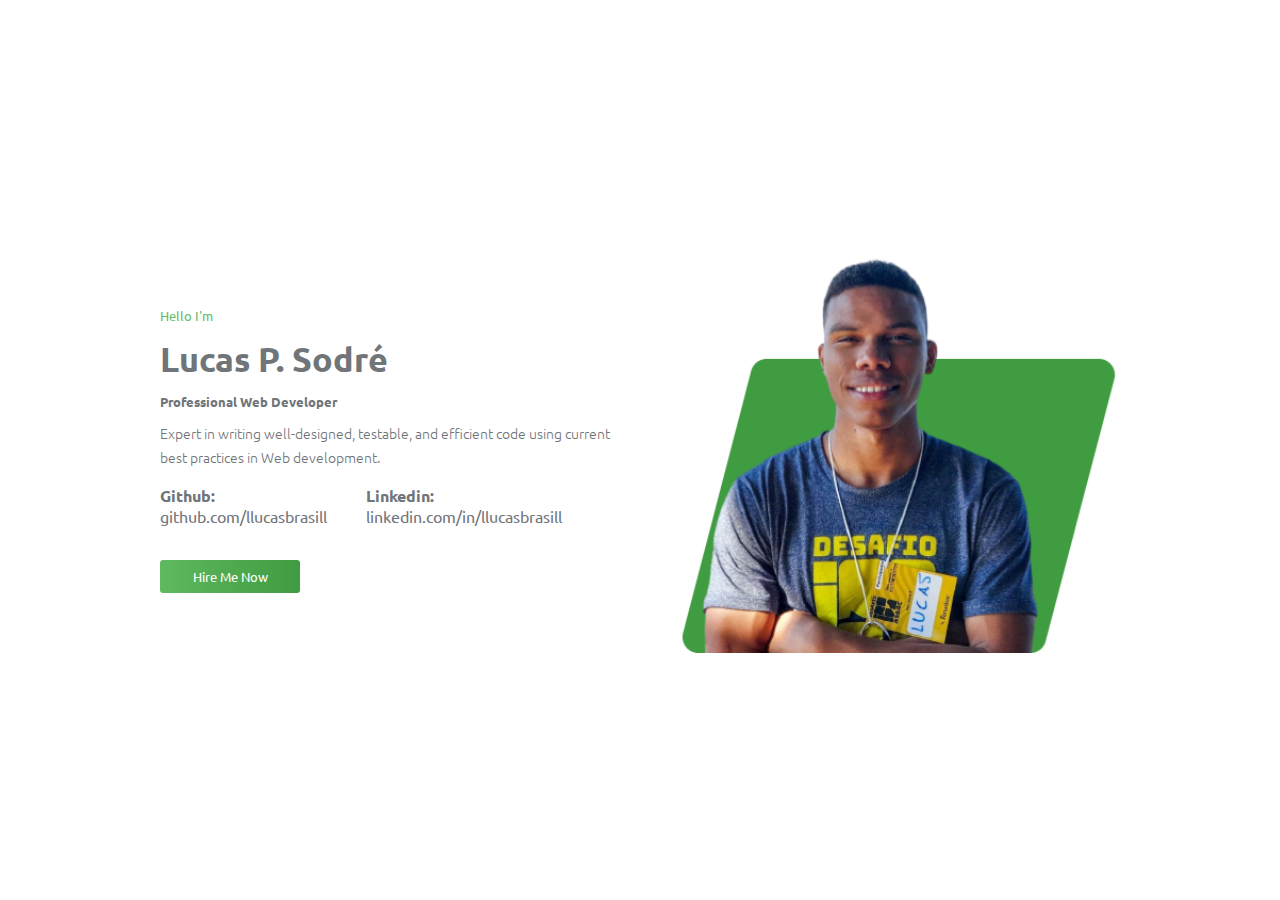
<file: index.html>
<!DOCTYPE html>
<html lang="pt-br">
  <head>
    <meta charset="utf-8" />
    <meta http-equiv="X-UA-Compatible" content="IE=edge" />
    <title>Lucas P. Sodré</title>
    <meta name="viewport" content="width=device-width, initial-scale=1" />

    <link
      rel="stylesheet"
      type="text/css"
      media="screen"
      href="assets/css/main.css"
    />
    
    <link rel="preconnect" href="https://fonts.gstatic.com">
<link href="https://fonts.googleapis.com/css2?family=Ubuntu:ital,wght@0,300;0,400;0,500;0,700;1,300;1,400;1,500;1,700&display=swap" rel="stylesheet">
   
  </head>
  <body>
    <section id="slider">
      <div>
        <h3>Hello I'm</h3>
        <h2>Lucas P. Sodré</h2>
        <h3><b>Professional Web Developer</b></h3>
        <p>
          Expert in writing well-designed, testable, and efficient code using
          current best practices in Web development.
        </p>
        <ul>
          <li>
            <b>Github:</b>
            <a href="https://github.com/llucasbrasill" title="Github">
              github.com/llucasbrasill
            </a>
          </li>
          <li>
            <b>Linkedin:</b>
            <a
              href="https://www.linkedin.com/in/llucasbrasill/"
              title="Linkedin"
            >
              linkedin.com/in/llucasbrasill
            </a>
          </li>
        </ul>

        <button onclick="location.href='https://www.linkedin.com/in/llucasbrasill/';">
          Hire Me Now
        </button>
      </div>

      <img src="assets/img/LucasSodre.png" alt="" />
    </section>

    <section id="about"></section>

    <section id="services"></section>
  </body>
</html>
</file>
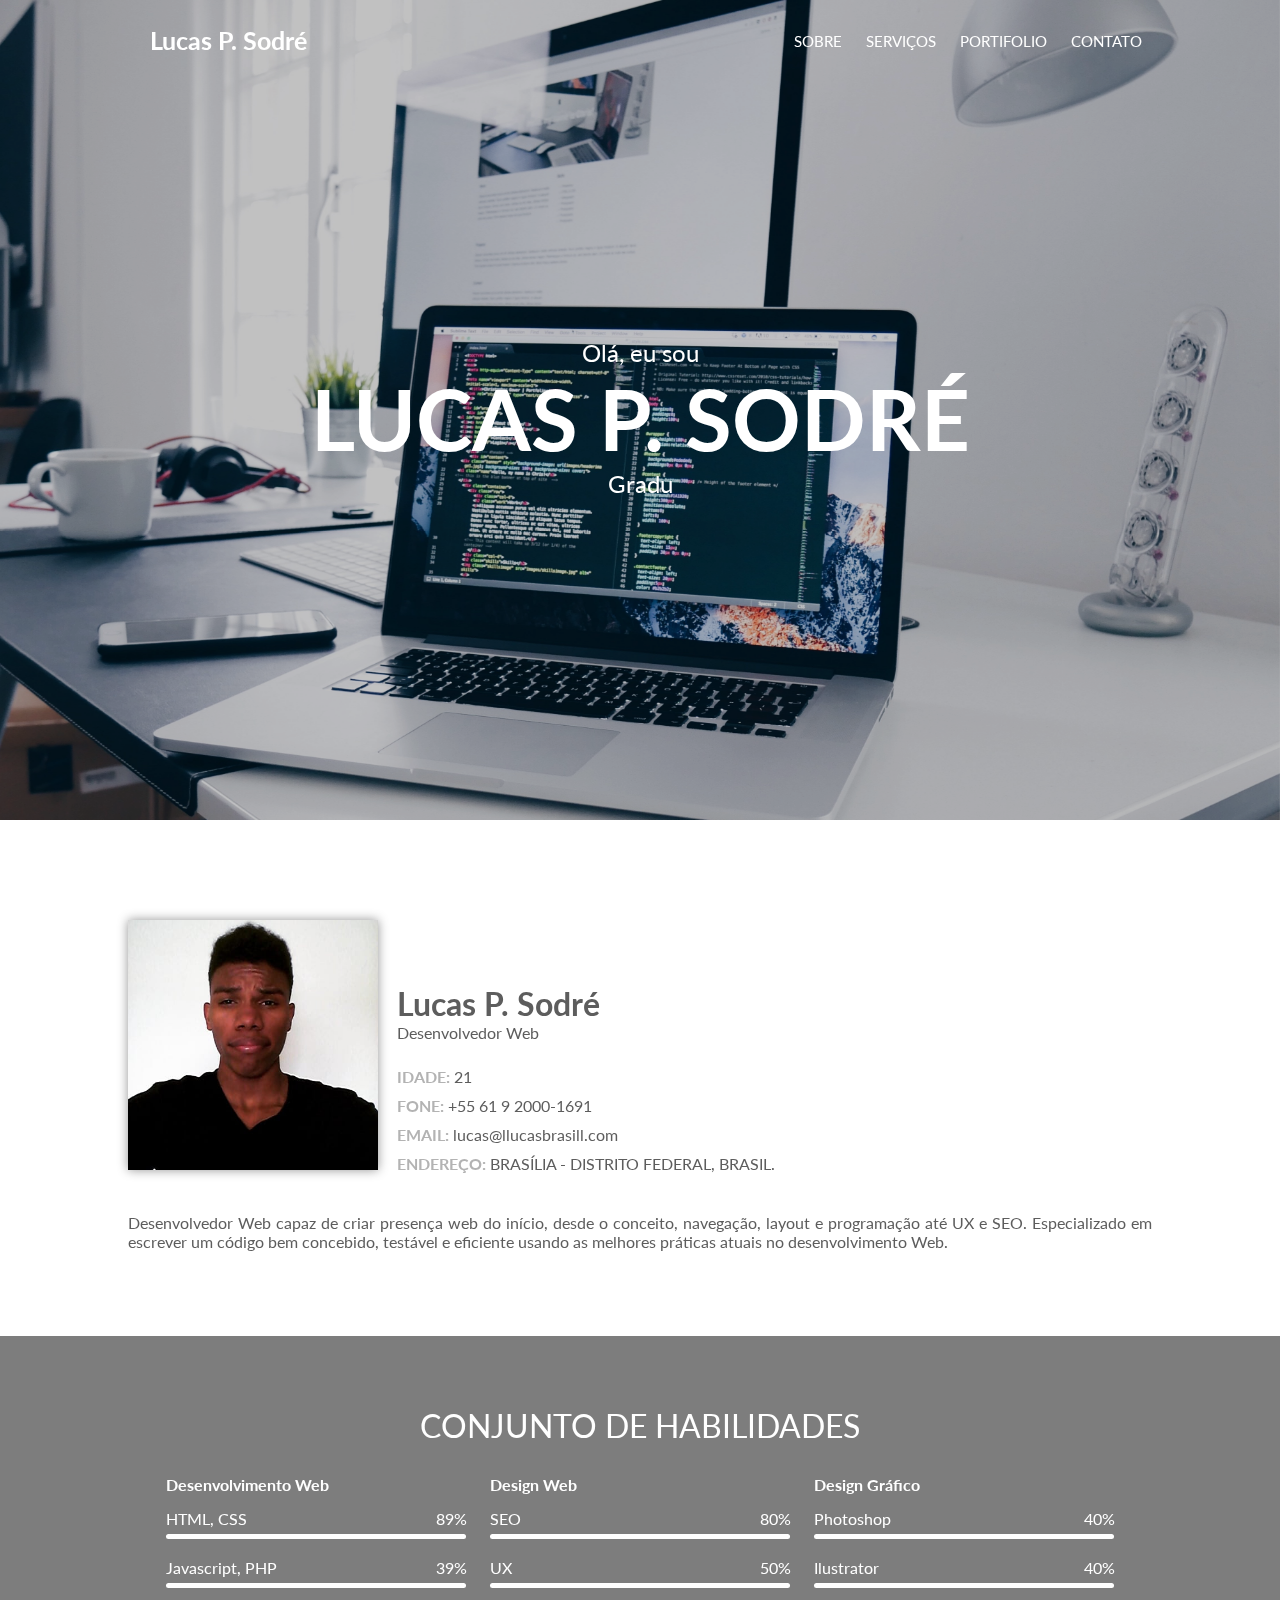
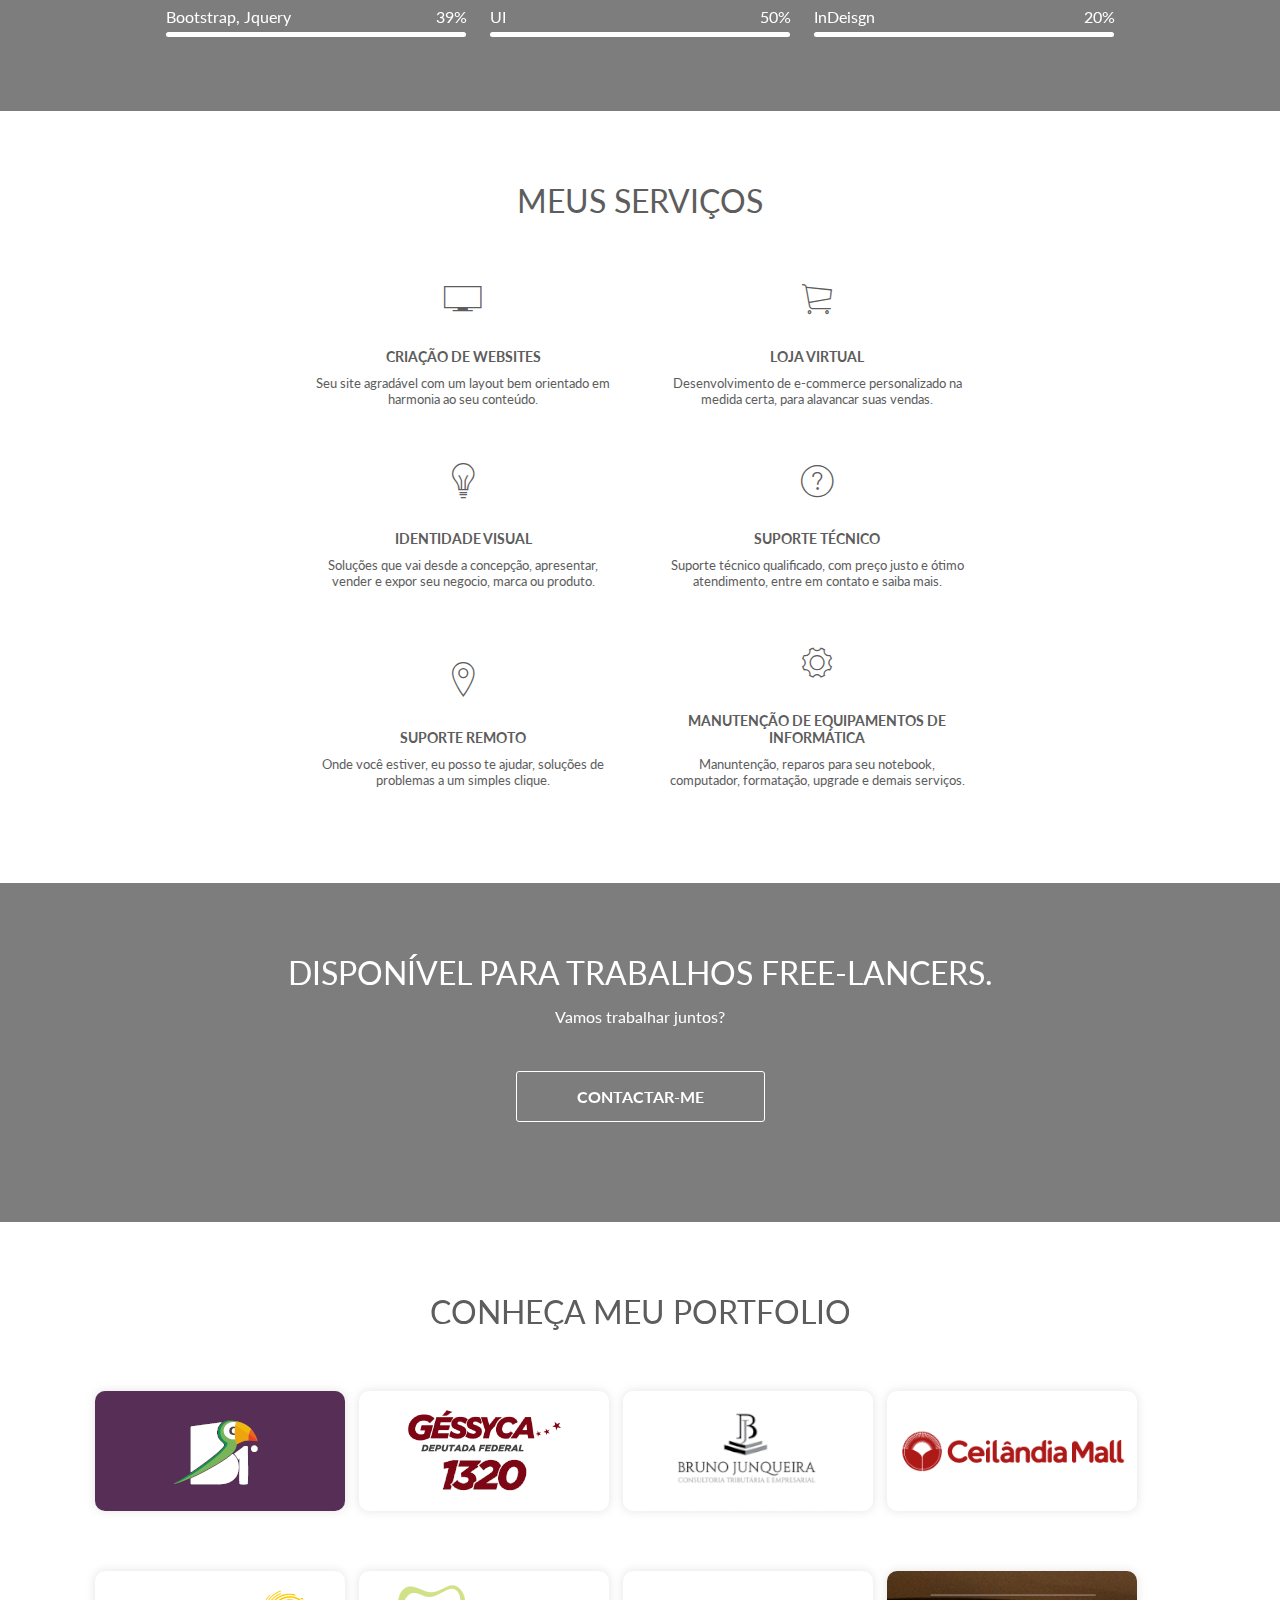
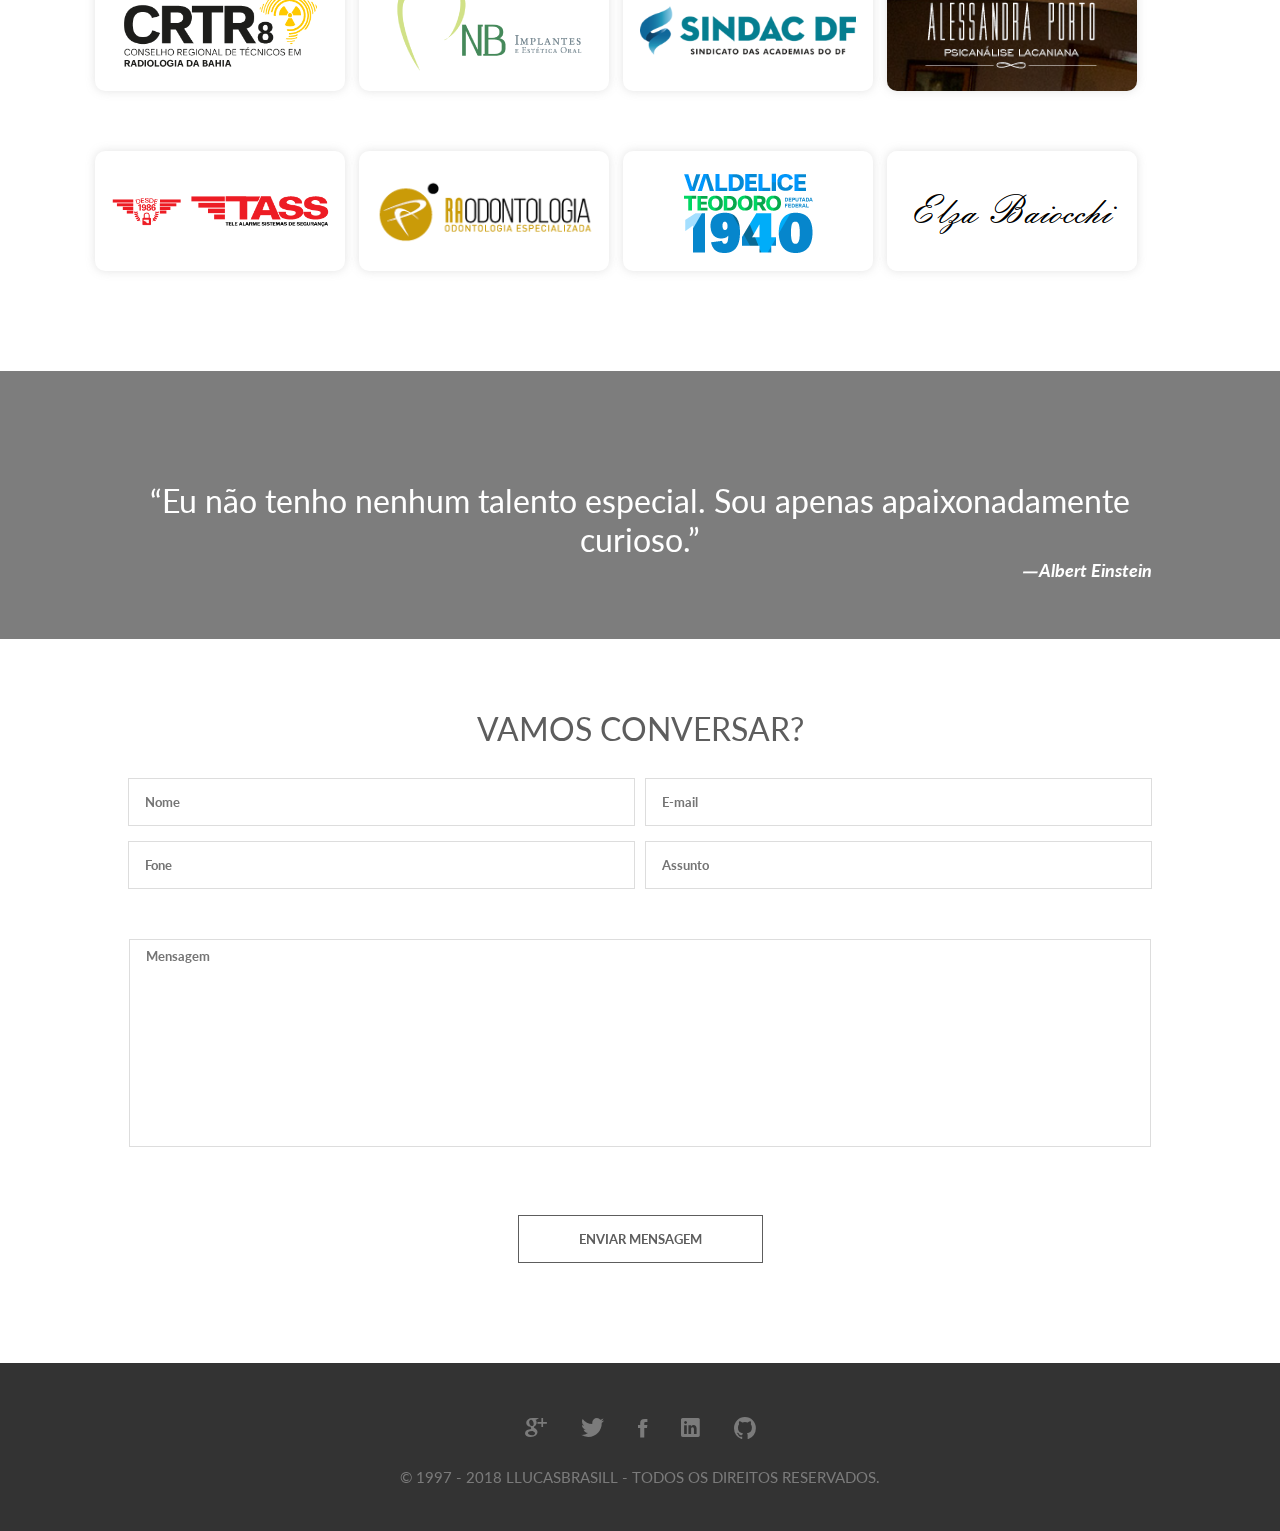
<file: assets/index.html>
<!DOCTYPE html>
<html lang="pt-br">
<head>
  <link rel="icon" type="image/png" href="assets/img/favicon.png" />
  <title>Lucas P. Sodré - Desenvolvedor Web</title>
  <meta charset="UTF-8"/>
  <meta name="viewport" content="width=device-width, initial-scale=1">
  <meta name="author" content="Lucas P. Sodré - Front-End Developer"/>
  <meta name="description" content="Desenvolvedor Web capaz de criar presença web do início, desde o conceito, navegação, layout e programação até UX e SEO.">
  <meta name="keywords" content="Desenvolvedor Web, Criação de Sites, Criação de Websites, free-lancer, Lucas Pereira Sodré, Lucas Pereira Sodré Ribeiro, Lucas P. Sodré, Lucas Sodré, Lucas Sodré, Programador, Brasília">
  <link rel="stylesheet" type="text/css" href="assets/css/style.css">
  <script src="assets/js/jquery-2.2.0.min.js"></script>

  <meta property="og:locale" content="pt_BR" />
  <meta property="og:type" content="website" />
  <meta property="og:image" content="http://www.llucasbrasill.com/assets/img/background.jpg" />
  <meta property="og:image:type" content="image/jpeg" />
  <meta property="og:image:width" content="1200">
  <meta property="og:image:height" content="628">
  <meta property="og:site_name" content="Lucas P. Sodré - llucasbrasill">
  <meta property="og:title" content="Lucas P. Sodré - llucasbrasill" />
  <meta property="og:description" content="Desenvolvedor Web capaz de criar presença web do início, desde o conceito, navegação, layout e programação até UX e SEO." />
  <meta property="og:url" content="http://www.llucasbrasill.com" />
  <!-- Global site tag (gtag.js) - Google Analytics -->
  <script async src="https://www.googletagmanager.com/gtag/js?id=UA-109570759-1"></script>
  <script>
  window.dataLayer = window.dataLayer || [];
  function gtag(){dataLayer.push(arguments);}
  gtag('js', new Date());

  gtag('config', 'UA-109570759-1');

  </script>
  <!--
  =====================================================
  =                                                   =
  =  Templante: llucasbrasill - WebTheme              =
  =  Website: www.llucasbrasill.com                   =
  =  E-mail: lucas@llucasbrasill.com                  =
  =  Desenvolvido por: Lucas P. Sodré - llucasbrasill =
  =  Feito com muito amor. 			                 =
  =                                         			 =
  =====================================================
-->
</head>
<body>
  <header id="cabeçalho">
    <!-- Cabeçalho -->
    <div class="wrapper">
      <div id="titulo">
        <h1 onclick="parent.location=''">Lucas P. Sodré</a></h1>
      </div>
      <nav id="menu">
        <ul>
          <li><a href="#quem-sou" title="Sobre">Sobre</a></li>
          <li><a href="#o-que-eu-ofereco" title="Serviços">Serviços</a></li>
          <li><a href="#meu-portifolio" title="Portifolio">Portifolio</a></li>
          <li><a href="#entre-em-contato" title="Contato">CONTATO</a></li>
        </ul>
      </nav>
    </div>
  </header>
  <main>
    <span id="background-pg"></span>
    <span id="bem-vindo" class="ajuste"></span>
    <section id="slider" class="seções">
      <!-- Sldier -->
      <div class="wrapper">
        <div id="primeiro-slider" class="css-typing">
          <p>Olá, eu sou</p>
          <h2>Lucas P. Sodré </h2>

          <a href="" class="typewrite" data-period="2000" data-type='[ "Graduando em Sistemas para Internet", "Desenvolvedor Front-End", "Apaixonado por tecnologia" ]'>
            <p class="texto-digitando"></p></a>
          </div>
        </div>
      </section>
      <section id="quem-sou-eu" class="seções">
        <!-- Quem sou eu -->
        <span id="quem-sou" class="ajuste"></span>
        <div class="wrapper">
          <h2 class="titulo-primario"> </h2>
          <div id="informações-pessoal">
            <div id="foto">
              <img src="assets/img/foto-pessoal.png" alt="Lucas P. Sodré - Foto Pessoal">
            </div>
            <div id="informações-principais">
              <h4>Lucas P. Sodré</h4>
              <p>Desenvolvedor Web</p>
              <ul>
                <li><span>Idade:</span> 21</li>
                <li><span>Fone:</span> +55 61 9 2000-1691</li>
                <li><span>Email:</span> lucas@llucasbrasill.com</li>
                <li><span>Endereço:</span> BRASÍLIA - DISTRITO FEDERAL, BRASIL.</li>
              </ul>
            </div>
          </div>
          <div id="resumo">
            <p  id="meuresumo">Desenvolvedor Web capaz de criar presença web do início, desde o conceito, navegação, layout e programação até UX e SEO. Especializado em escrever um código bem concebido, testável e eficiente usando as melhores práticas atuais no desenvolvimento Web.</p>
          </div>
          <div id="curriculo" style="display: none;">
            <h2 class="titulo-secundario">Currículo</h2>
            <div id="educação">
              <h3>Educação</h3>
              <div class="linha-do-tempo">
                <ul>
                  <li>
                    <h4><span></span>Superior de Tecnologia em Sistemas para Internet - Instituto Federal Brasília</h4>
                    <p class="data">2017 - CURSANDO</p>
                    </li>
                  <li>
                    <h4><span></span>Desenvolvimento Front-end</h4>
                    <p class="data">40h</p>
                     </li>
                  <li>
                    <h4><span></span>Desenvolvimento Web com JavaScript e jQuery</h4>
                    <p class="data">40H</p>
                    <p></p>
                  </li>
                  <li>
                    <h4><span></span>HTML5 & CSS3 Fundamentals</h4>
                    <p class="data">40H</p>
                    <p></p>
                  </li>
                </ul>
              </div>
            </div>
            <div id="trabalho">
              <h3>Trabalho</h3>
              <div class="linha-do-tempo">
                <ul>
                  <li>
                    <h4><span></span>Desenvolvedor Web - GuinaWeb</h4>
                    <p class="data">ATUALMENTE</p>
                    <p>Desenvovlimento e criação de websites.</p>
                  </li>
                  <li>
                    <h4><span></span>Student Change Maker - Bambuo</h4>
                    <p class="data">2017</p>
                    <p>Trabalho voluntário, voltado ao marketing de experiência social.</p>
                  </li>
                  <li>
                    <h4><span></span>Aprendiz - Oba Hortifruiti</h4>
                    <p class="data">2013</p>
                   </li>
                </ul>
              </div>
            </div>
            <div id="baixe-meu-cv">
              <a href="https://docs.google.com/document/d/1Kw2pRM3btPmu9qw5cPGa6tZgbBlmdR_HZGfxqeixGhY/edit?usp=sharing" target="_blank" title="Lucas P. Sodré - Currículo">Baixar CV</a>
            </div>
          </div>
        </div>
      </section>
      <section id="minhas-habilidades" class="seções">
        <div class="wrapper">
          <h2 class="titulo-primario">Conjunto de Habilidades</h2>
          <div class="box">
            <h4>Desenvolvimento Web</h4>
            <ul class="desenvolvimento-web">
              <li>
                <p class="name">HTML, CSS</p>
                <p class="porcentagem">89%</p>
                <div class="box-porcentagem"><span id="de1" class="box-progress"></span></div>
              </li>
              <li>
                <p class="name">Javascript, PHP</p>
                <p class="porcentagem">39%</p>
                <div class="box-porcentagem"><span id="de2" class="box-progress"></span></div>
              </li>
              <li>
                <p class="name">Bootstrap, Jquery</p>
                <p class="porcentagem">39%</p>
                <div class="box-porcentagem"><span id="de3" class="box-progress"></span></div>
              </li>
            </ul>
          </div>
          <div class="box">
            <h4>Design Web</h4>
            <ul class="design-web">
              <li >
                <p class="name">SEO</p>
                <p class="porcentagem">80%</p>
                <div class="box-porcentagem"><span id="dw1" class="box-progress"></span></div>
              </li>
              <li>
                <p class="name">UX</p>
                <p class="porcentagem">50%</p>
                <div class="box-porcentagem"><span id="dw2" class="box-progress"></span></div>
              </li>
              <li>
                <p class="name">UI</p>
                <p class="porcentagem">50%</p>
                <div class="box-porcentagem"><span id="dw3" class="box-progress"></span></div>
              </li>
            </ul>
          </div>
          <div class="box">
            <h4>Design Gráfico</h4>
            <ul class="design-grafico">
              <li>
                <p class="name">Photoshop</p>
                <p class="porcentagem">40%</p>
                <div class="box-porcentagem"><span id="dg1" class="box-progress e1"></span></div>
              </li>
              <li>
                <p class="name">Ilustrator</p>
                <p class="porcentagem">40%</p>
                <div class="box-porcentagem"><span id="dg2" class="box-progress e2"></span></div>
              </li>
              <li>
                <p class="name">InDeisgn</p>
                <p class="porcentagem">20%</p>
                <div class="box-porcentagem"><span id="dg3" class="box-progress e3"></span></div>
              </li>
            </ul>
          </div>
        </div>
      </section>
      <section id="o-que-eu-faco" class="seções">
        <span id="o-que-eu-ofereco" class="ajuste"></span>
        <div class="wrapper ajusto-centro">
          <h2 class="titulo-primario">Meus Serviços</h2>
          <div class="box">
            <div class="miniatura"><span class="ion-ios-monitor-outline"></span></div>
            <h3>Criação de Websites</h3>
            <p>Seu site agradável com um layout bem orientado em harmonia ao seu conteúdo.</p>
          </div>
          <div class="box">
            <div class="miniatura"><span class="ion-ios-cart-outline"></span></div>
            <h3>Loja Virtual</h3>
            <p>Desenvolvimento de e-commerce personalizado na medida certa, para alavancar suas vendas.</p>
          </div>
          <div class="box">
            <div class="miniatura"><span class="ion-ios-lightbulb-outline"></span></div>
            <h3>Identidade Visual</h3>
            <p>Soluções que vai desde a concepção, apresentar, vender e expor seu negocio, marca ou produto.</p>
          </div>
          <div class="box">
            <div class="miniatura"><span class="ion-ios-help-outline"></span></div>
            <h3>Suporte Técnico</h3>
            <p>Suporte técnico qualificado, com preço justo e ótimo atendimento, entre em contato e saiba mais.</p>
          </div>
          <div class="box">
            <div class="miniatura"><span class="ion-ios-location-outline"></span></div>
            <h3>Suporte Remoto</h3>
            <p>Onde você estiver, eu posso te ajudar, soluções de problemas a um simples clique.</p>
          </div>
          <div class="box">
            <div class="miniatura"><span class="ion-ios-gear-outline"></span></div>
            <h3>Manutenção de equipamentos de informática</h3>
            <p>Manuntenção, reparos para seu notebook, computador, formatação, upgrade e demais serviços.</p>
          </div>
        </div>
      </section>
      <section id="vamos-trabalhar-juntos" class="seções">
        <div class="wrapper">
          <h2 class="titulo-primario">Disponível para trabalhos free-lancers.</h2>
          <p>Vamos trabalhar juntos?</p>
          <a href="#entre-em-contato" title="Entre em contato">Contactar-me</a>
        </div>
      </section>
      <section id="portifolio" class="seções">
        <span id="meu-portifolio" class="ajuste"></span>
        <div class="wrapper">
          <h2 class="titulo-primario">Conheça meu portfolio</h2>
          <!--<div id="tipos-de-trabalhos">
            <h3>Deisign Web</h3>
            <h3>Desenvolvimento Web</h3>
            <h3>Design Gráfico</h3>
          </div> -->

          <div class="box">
            <a href="http://brasfirst.com.br" target="_blank" title="brasfirst.com.br" rel="nofollow" ><img src="assets/img/brasfirst.png"></a>
          </div>


          <div class="box">
            <a href="http://gessyca.com.br" target="_blank" title="Gessyca.com.br" rel="nofollow" ><img src="assets/img/gessyca.png"></a>
          </div>
            
          <div class="box">
            <a href="http://brunojunqueiraconsultoria.com.br" target="_blank" title="Bruno Junqueira" rel="nofollow" ><img src="assets/img/bruno-junqueira.png"></a>
          </div>
            
          <div class="box">
            <a href="https://ceilandiamall.com.br" target="_blank" title="Ceilandia Mall" rel="nofollow" ><img src="assets/img/ceilandia-mall.png"></a>
          </div>
          
          <div class="box">
            <a href="http://crtr08.org.br" target="_blank" title="CRTR BAHIA" rel="nofollow" ><img src="assets/img/crtr-bahia.png"></a>
          </div>

          <div class="box">
            <a href="http://nbimplantes.com.br" target="_blank" title="NB Implantes" rel="nofollow" ><img src="assets/img/nb-implantes.png"></a>
          </div>

          <div class="box">
            <a href="http://sindac.org.br" target="_blank" title="Grupo Tass" rel="nofollow" ><img src="assets/img/sindac.png"></a>
          </div>

          <div class="box">
            <a href="http://alessandraporto.com" target="_blank" title="Alessandra Porto" rel="nofollow" ><img src="assets/img/alessandra-porto.png"></a>
          </div>

          <div class="box">
            <a href="http://grupotass.com.br" target="_blank" title="Grupo Tass" rel="nofollow" ><img src="assets/img/grupotass.png"></a>
          </div>

          <div class="box">
            <a href="http://raodontologia.com.br" target="_blank" title="RA ODONTOLOGIA" rel="nofollow" ><img src="assets/img/ra-odontologia.png"></a>
          </div>

          <div class="box">
            <a href="http://valdeliceteodoro.com.br/" target="_blank" title="Valdelice Teodoro" rel="nofollow" ><img src="assets/img/valdelice-teodoro.png"></a>
          </div>

          <div class="box">
            <a href="http://elzabaiocchi.com.br/" target="_blank" title="Elza Baiocchi" rel="nofollow" ><img src="assets/img/elza-baiocchi.png"></a>
          </div>
          

        </div>
      </section>
      <section id="o-que-dizem" class="seções">
        <div class="wrapper">
          <h2 class="titulo-primario"></h2>
          <blockquote>“Eu não tenho nenhum talento especial. Sou apenas apaixonadamente curioso.”</blockquote>
          <cite>⏤ Albert Einstein</cite>
        </div>
      </section>
      <section id="contato" class="seções">
        <span id="entre-em-contato" class="ajuste"></span>
        <div class="wrapper">
          <h2 class="titulo-primario">Vamos Conversar?</h2>
          <form  action="https://formspree.io/lucas@llucasbrasill.com" method="POST">
            <div id="info">
              <input class="box" type="text" name="Nome" required="required" placeholder="Nome">
              <input class="box" type="email" name="E-mail" required="required" placeholder="E-mail">
            </div>
            <div id="info2">
              <input class="box" type="tel" name="Telefone" required="required" placeholder="Fone">
              <input class="box" type="text" name="Assunto" required="required" placeholder="Assunto">
            </div>
            <div id="msg">
              <textarea id="mensagem" name="Mensagem" required="required" placeholder="Mensagem"></textarea>
              <input id="submit" type="submit" value="Enviar mensagem">
            </div>
          </form>
        </div>
      </section>
    </main>
    <footer>
      <div class="wrapper">
        <div class="social">
          <a href="http://www.google.com/+llucasbrasill" title="Google +" target="_blank"><span class="ion-social-googleplus"></span></a>
          <a href="http://www.twitter.com/llucasbrasill" title="Twitterr" target="_blank"><span class="ion-social-twitter"></span></a>
          <a href="http://www.facebook.com/llucasbrasill" title="Facebook" target="_blank"><span class="ion-social-facebook"></span></a>
          <a href="https://www.linkedin.com/in/llucasbrasill/" title="Linkedin" target="_blank"><span class="ion-social-linkedin"></span></a>
          <a href="http://www.github.com/llucasbrasill" title="Github" target="_blank"><span class="ion-social-github"></span></a>
        </div>
        <p> © 1997 - 2018 llucasbrasill -  Todos os direitos reservados.</p>
      </div>
    </footer>

    <script src="assets/js/smooth-scroll/src/jquery.smooth-scroll.js"></script>
    <script src="assets/js/smooth-scroll/lib/jquery.ba-bbq.js"></script>
    <script src="assets/js/script.js"></script>

  </body>
  </html>
</file>
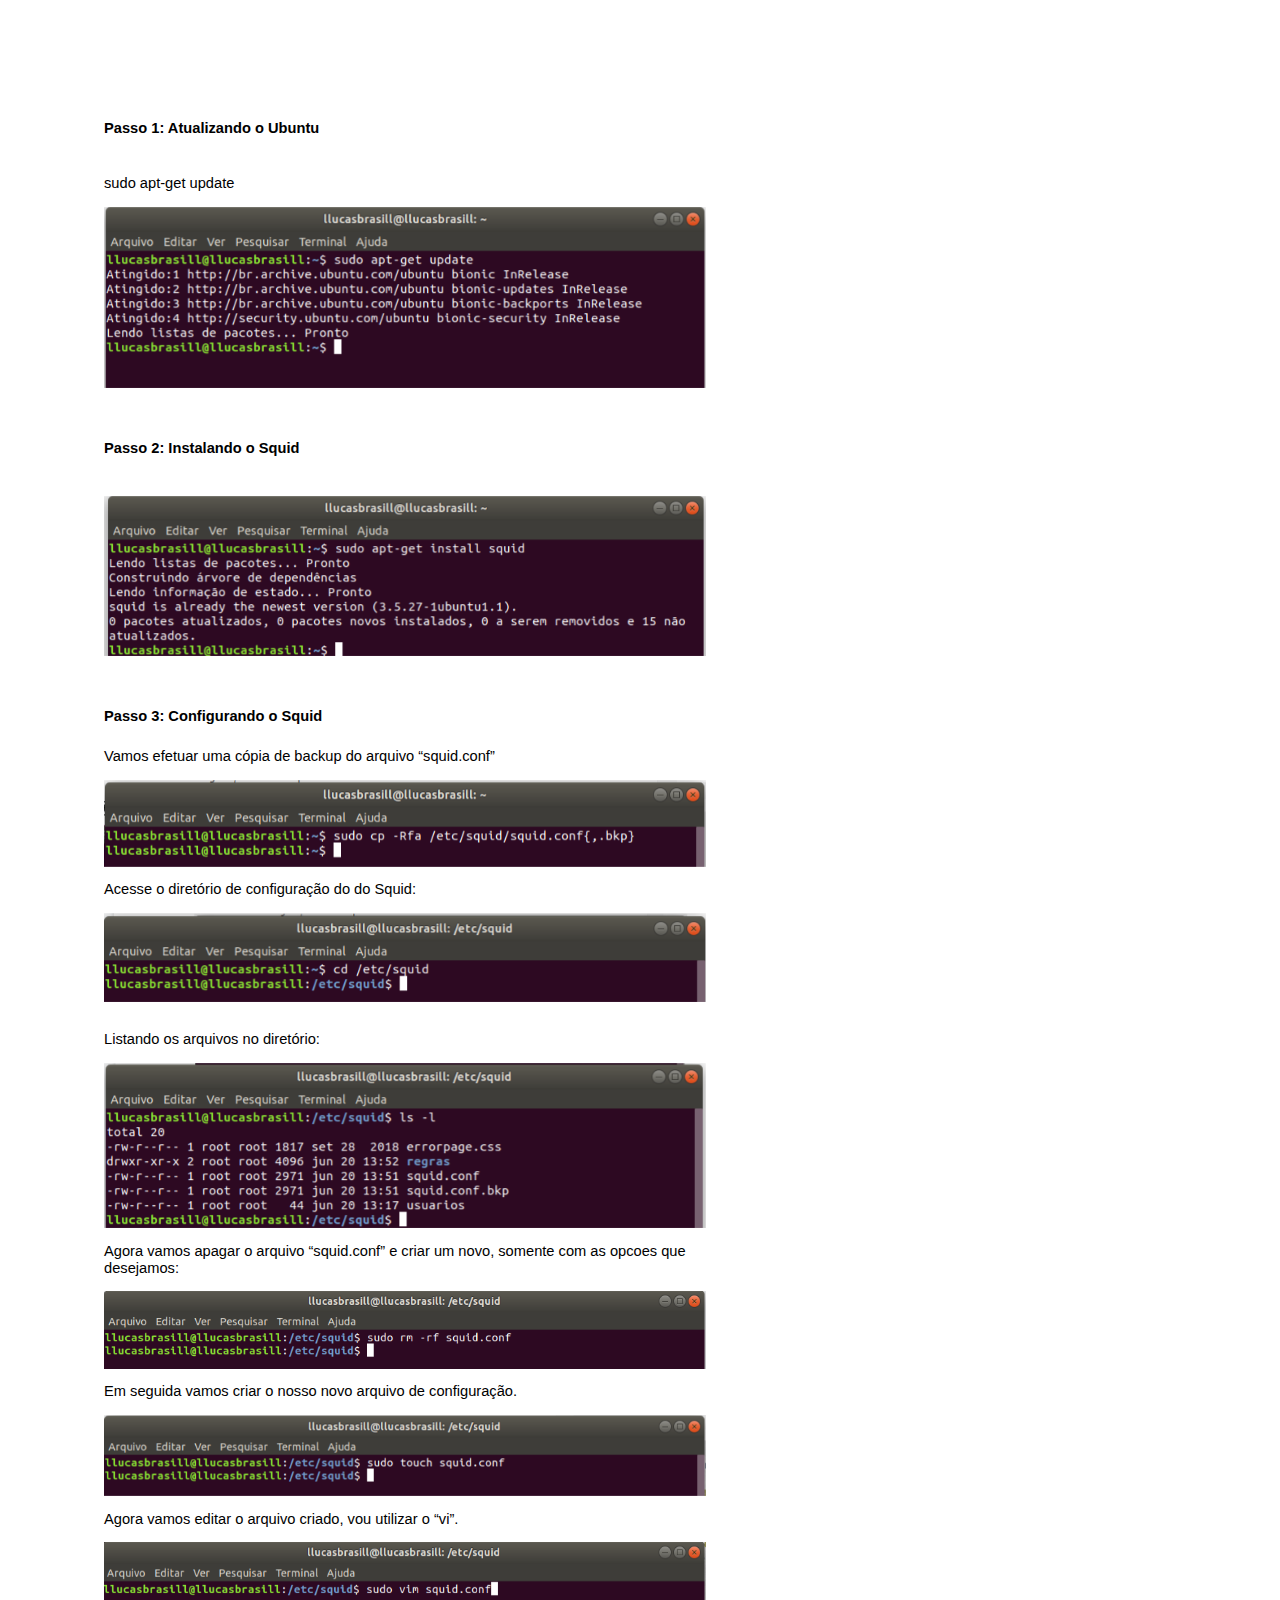
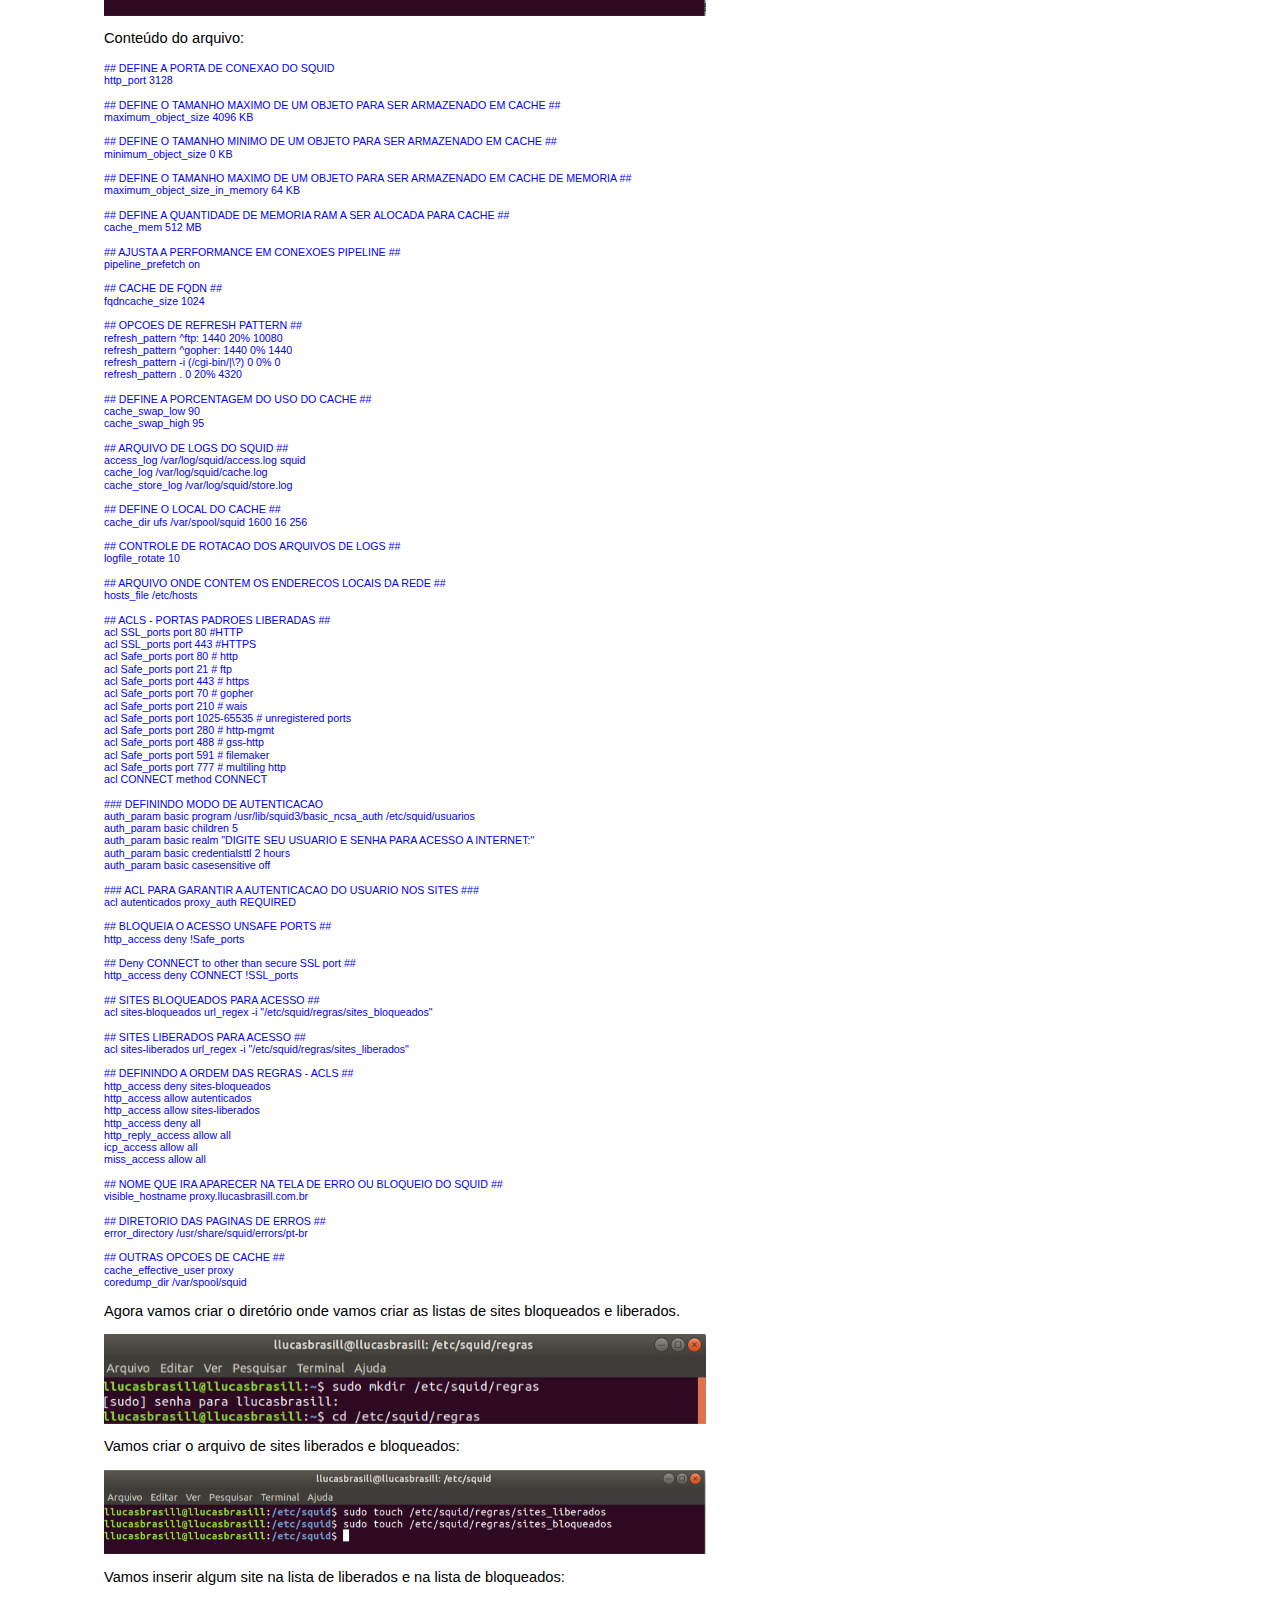
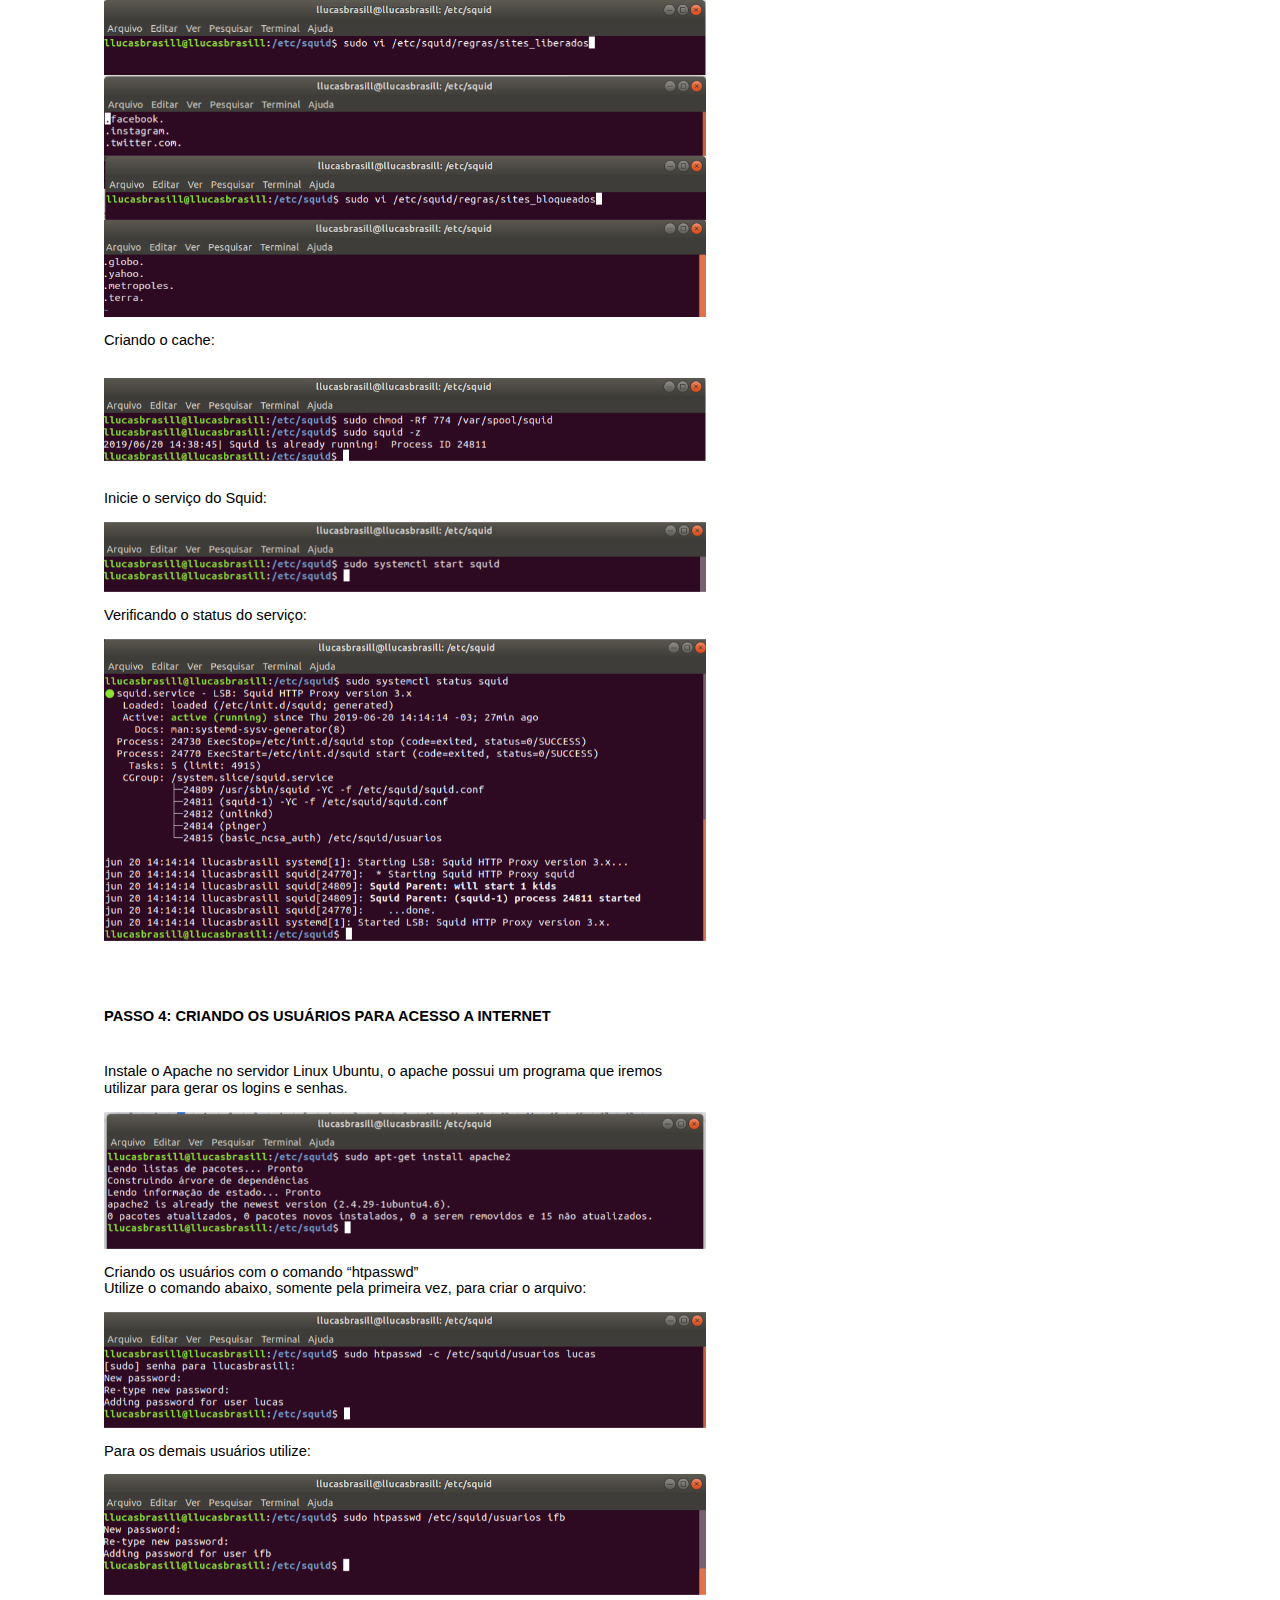
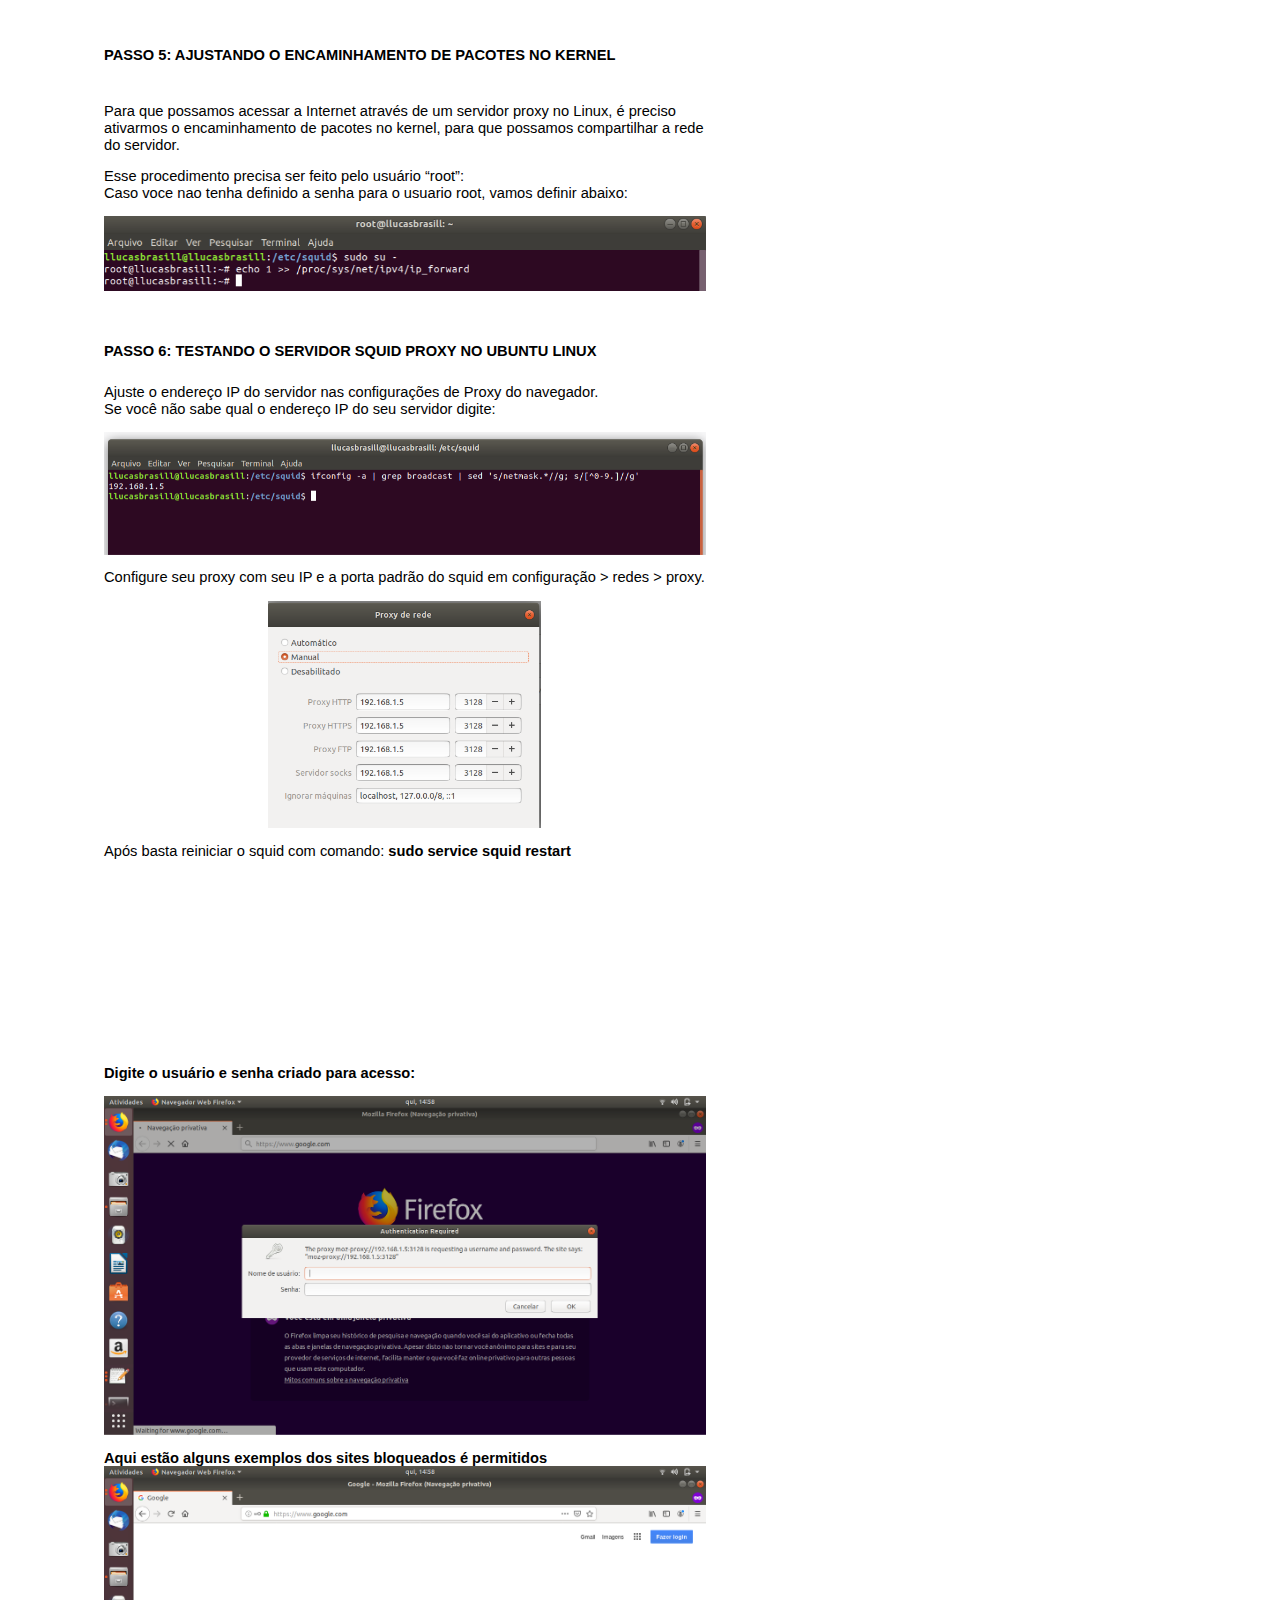
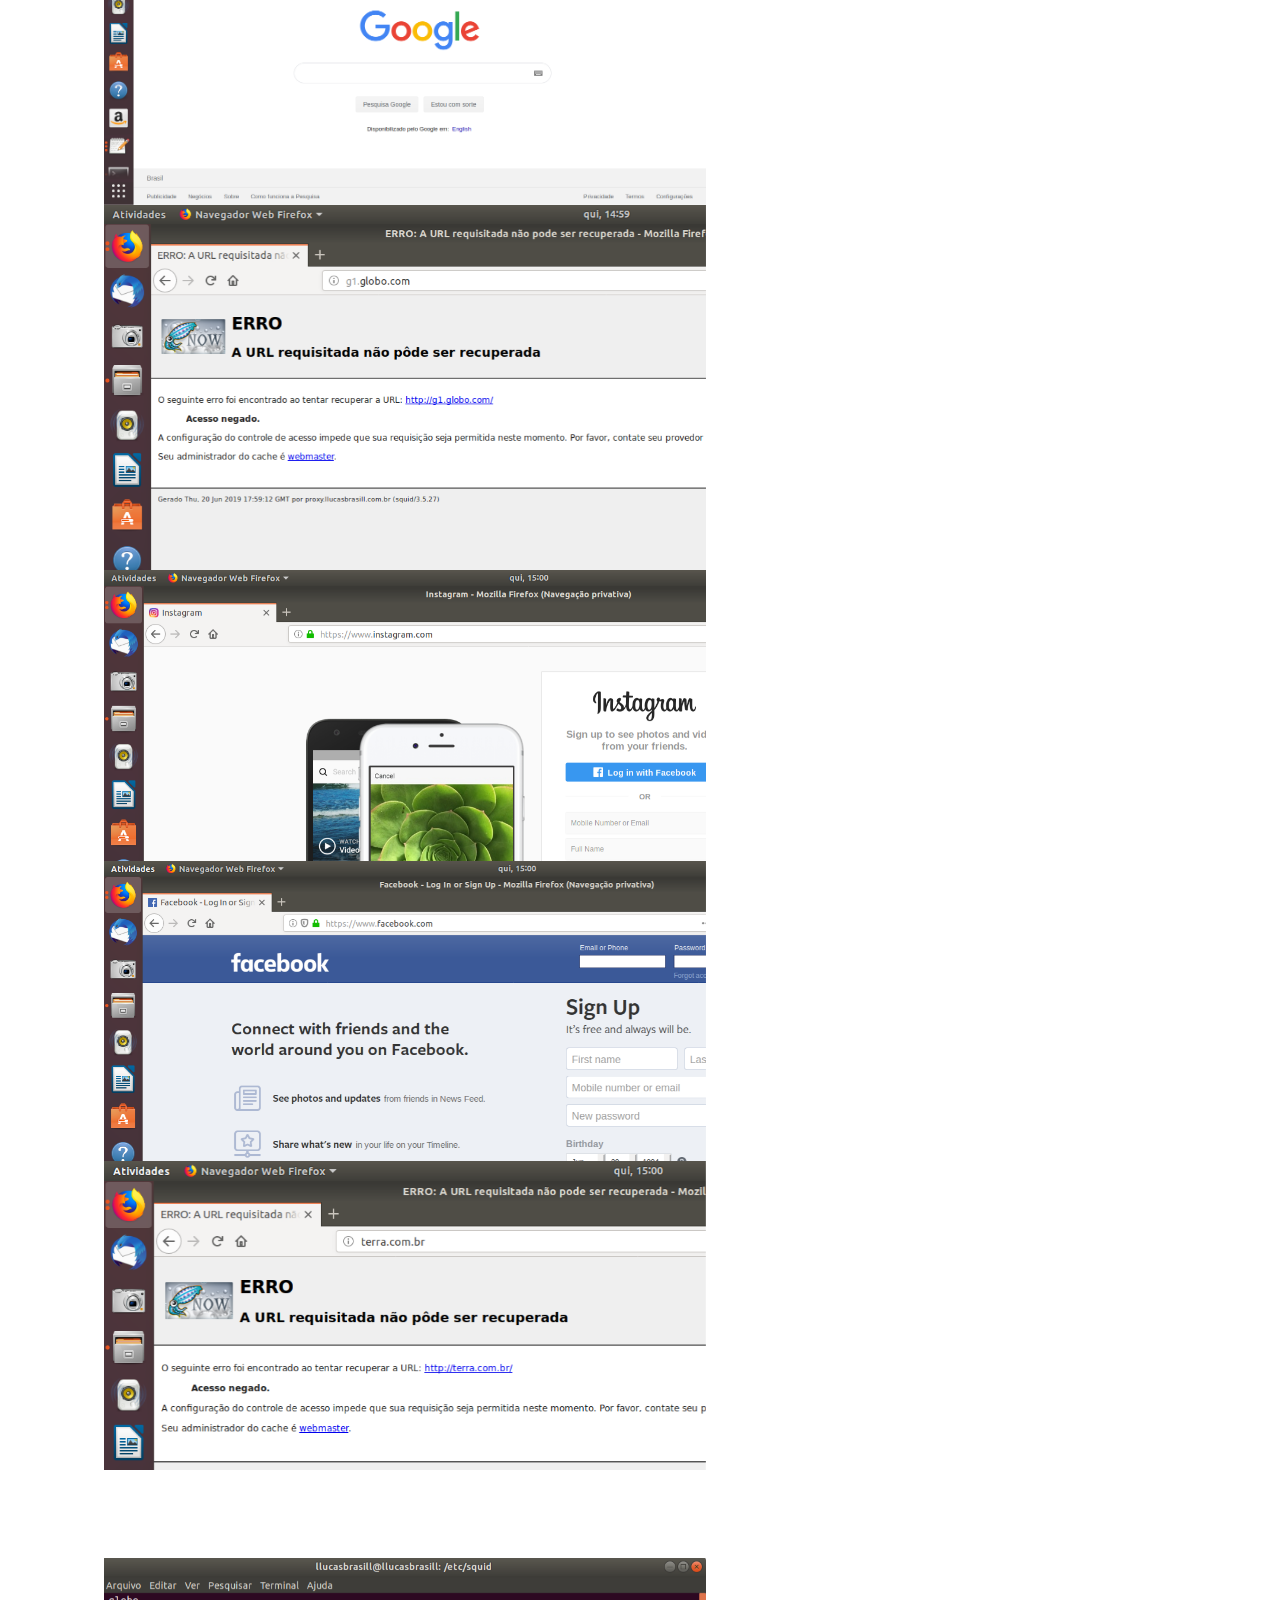
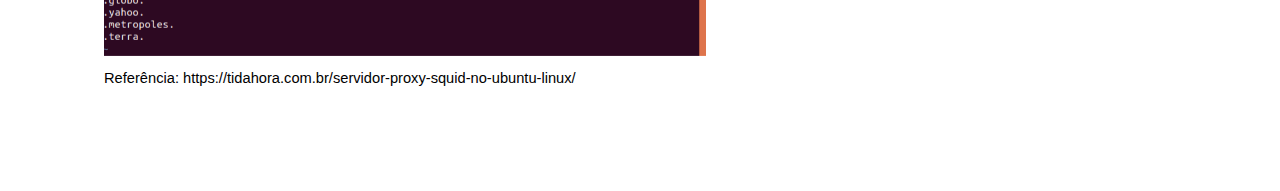
<file: assets/lab/index.html>
<html><head><meta content="text/html; charset=UTF-8" http-equiv="content-type"><style type="text/css">ol{margin:0;padding:0}table td,table th{padding:0}.c2{color:#0000ff;font-weight:400;text-decoration:none;vertical-align:baseline;font-size:8pt;font-family:"Arial";font-style:normal}.c6{padding-top:0pt;padding-bottom:0pt;line-height:1.15;orphans:2;widows:2;text-align:center;height:11pt}.c0{padding-top:0pt;padding-bottom:0pt;line-height:1.15;orphans:2;widows:2;text-align:left;height:11pt}.c1{color:#000000;font-weight:400;text-decoration:none;vertical-align:baseline;font-size:11pt;font-family:"Arial";font-style:normal}.c4{color:#000000;font-weight:700;text-decoration:none;vertical-align:baseline;font-size:11pt;font-family:"Arial";font-style:normal}.c8{padding-top:0pt;padding-bottom:0pt;line-height:1.15;orphans:2;widows:2;text-align:center}.c5{padding-top:12pt;padding-bottom:2pt;line-height:1.15;orphans:2;widows:2;text-align:left}.c3{padding-top:0pt;padding-bottom:0pt;line-height:1.15;orphans:2;widows:2;text-align:left}.c7{background-color:#ffffff;max-width:451.4pt;padding:72pt 72pt 72pt 72pt}.title{padding-top:0pt;color:#000000;font-size:26pt;padding-bottom:3pt;font-family:"Arial";line-height:1.15;page-break-after:avoid;orphans:2;widows:2;text-align:left}.subtitle{padding-top:0pt;color:#666666;font-size:15pt;padding-bottom:16pt;font-family:"Arial";line-height:1.15;page-break-after:avoid;orphans:2;widows:2;text-align:left}li{color:#000000;font-size:11pt;font-family:"Arial"}p{margin:0;color:#000000;font-size:11pt;font-family:"Arial"}h1{padding-top:20pt;color:#000000;font-size:20pt;padding-bottom:6pt;font-family:"Arial";line-height:1.15;page-break-after:avoid;orphans:2;widows:2;text-align:left}h2{padding-top:18pt;color:#000000;font-size:16pt;padding-bottom:6pt;font-family:"Arial";line-height:1.15;page-break-after:avoid;orphans:2;widows:2;text-align:left}h3{padding-top:16pt;color:#434343;font-size:14pt;padding-bottom:4pt;font-family:"Arial";line-height:1.15;page-break-after:avoid;orphans:2;widows:2;text-align:left}h4{padding-top:14pt;color:#666666;font-size:12pt;padding-bottom:4pt;font-family:"Arial";line-height:1.15;page-break-after:avoid;orphans:2;widows:2;text-align:left}h5{padding-top:12pt;color:#666666;font-size:11pt;padding-bottom:4pt;font-family:"Arial";line-height:1.15;page-break-after:avoid;orphans:2;widows:2;text-align:left}h6{padding-top:12pt;color:#666666;font-size:11pt;padding-bottom:4pt;font-family:"Arial";line-height:1.15;page-break-after:avoid;font-style:italic;orphans:2;widows:2;text-align:left}</style></head><body class="c7"><h4 class="c5" id="h.25h2w6otgjhm"><span class="c4">Passo 1: Atualizando o Ubuntu</span></h4><p class="c0"><span class="c1"></span></p><p class="c3"><span class="c1">sudo apt-get update</span></p><p class="c0"><span class="c1"></span></p><p class="c3"><span style="overflow: hidden; display: inline-block; margin: 0.00px 0.00px; border: 0.00px solid #000000; transform: rotate(0.00rad) translateZ(0px); -webkit-transform: rotate(0.00rad) translateZ(0px); width: 602.00px; height: 181.33px;"><img alt="" src="images/image11.png" style="width: 602.00px; height: 181.33px; margin-left: 0.00px; margin-top: 0.00px; transform: rotate(0.00rad) translateZ(0px); -webkit-transform: rotate(0.00rad) translateZ(0px);" title=""></span></p><p class="c0"><span class="c1"></span></p><h4 class="c5" id="h.ypjqwftomlj5"><span class="c4">Passo 2: Instalando o Squid</span></h4><p class="c0"><span class="c1"></span></p><p class="c3"><span style="overflow: hidden; display: inline-block; margin: 0.00px 0.00px; border: 0.00px solid #000000; transform: rotate(0.00rad) translateZ(0px); -webkit-transform: rotate(0.00rad) translateZ(0px); width: 602.00px; height: 160.00px;"><img alt="" src="images/image16.png" style="width: 602.00px; height: 160.00px; margin-left: 0.00px; margin-top: 0.00px; transform: rotate(0.00rad) translateZ(0px); -webkit-transform: rotate(0.00rad) translateZ(0px);" title=""></span></p><p class="c0"><span class="c1"></span></p><h4 class="c5" id="h.homptgfa5h2a"><span class="c4">Passo 3: Configurando o Squid</span></h4><p class="c3"><span class="c1">Vamos efetuar uma c&oacute;pia de backup do arquivo &ldquo;squid.conf&rdquo;</span></p><p class="c0"><span class="c1"></span></p><p class="c3"><span style="overflow: hidden; display: inline-block; margin: 0.00px 0.00px; border: 0.00px solid #000000; transform: rotate(0.00rad) translateZ(0px); -webkit-transform: rotate(0.00rad) translateZ(0px); width: 602.00px; height: 86.67px;"><img alt="" src="images/image4.png" style="width: 602.00px; height: 86.67px; margin-left: 0.00px; margin-top: 0.00px; transform: rotate(0.00rad) translateZ(0px); -webkit-transform: rotate(0.00rad) translateZ(0px);" title=""></span></p><p class="c0"><span class="c1"></span></p><p class="c3"><span class="c1">Acesse o diret&oacute;rio de configura&ccedil;&atilde;o do do Squid:</span></p><p class="c0"><span class="c1"></span></p><p class="c3"><span style="overflow: hidden; display: inline-block; margin: 0.00px 0.00px; border: 0.00px solid #000000; transform: rotate(0.00rad) translateZ(0px); -webkit-transform: rotate(0.00rad) translateZ(0px); width: 602.00px; height: 89.33px;"><img alt="" src="images/image12.png" style="width: 602.00px; height: 89.33px; margin-left: 0.00px; margin-top: 0.00px; transform: rotate(0.00rad) translateZ(0px); -webkit-transform: rotate(0.00rad) translateZ(0px);" title=""></span></p><p class="c0"><span class="c1"></span></p><p class="c0"><span class="c1"></span></p><p class="c3"><span class="c1">Listando os arquivos no diret&oacute;rio:</span></p><p class="c0"><span class="c1"></span></p><p class="c3"><span style="overflow: hidden; display: inline-block; margin: 0.00px 0.00px; border: 0.00px solid #000000; transform: rotate(0.00rad) translateZ(0px); -webkit-transform: rotate(0.00rad) translateZ(0px); width: 602.00px; height: 165.33px;"><img alt="" src="images/image22.png" style="width: 602.00px; height: 165.33px; margin-left: 0.00px; margin-top: 0.00px; transform: rotate(0.00rad) translateZ(0px); -webkit-transform: rotate(0.00rad) translateZ(0px);" title=""></span></p><p class="c0"><span class="c1"></span></p><p class="c3"><span class="c1">Agora vamos apagar o arquivo &ldquo;squid.conf&rdquo; e criar um novo, somente com as opcoes que desejamos:</span></p><p class="c0"><span class="c1"></span></p><p class="c3"><span style="overflow: hidden; display: inline-block; margin: 0.00px 0.00px; border: 0.00px solid #000000; transform: rotate(0.00rad) translateZ(0px); -webkit-transform: rotate(0.00rad) translateZ(0px); width: 602.00px; height: 77.33px;"><img alt="" src="images/image29.png" style="width: 602.00px; height: 77.33px; margin-left: 0.00px; margin-top: 0.00px; transform: rotate(0.00rad) translateZ(0px); -webkit-transform: rotate(0.00rad) translateZ(0px);" title=""></span></p><p class="c0"><span class="c1"></span></p><p class="c3"><span class="c1">Em seguida vamos criar o nosso novo arquivo de configura&ccedil;&atilde;o.</span></p><p class="c0"><span class="c1"></span></p><p class="c3"><span style="overflow: hidden; display: inline-block; margin: 0.00px 0.00px; border: 0.00px solid #000000; transform: rotate(0.00rad) translateZ(0px); -webkit-transform: rotate(0.00rad) translateZ(0px); width: 602.00px; height: 81.33px;"><img alt="" src="images/image17.png" style="width: 602.00px; height: 81.33px; margin-left: 0.00px; margin-top: 0.00px; transform: rotate(0.00rad) translateZ(0px); -webkit-transform: rotate(0.00rad) translateZ(0px);" title=""></span></p><p class="c0"><span class="c1"></span></p><p class="c3"><span class="c1">Agora vamos editar o arquivo criado, vou utilizar o &ldquo;vi&rdquo;.</span></p><p class="c0"><span class="c1"></span></p><p class="c3"><span style="overflow: hidden; display: inline-block; margin: 0.00px 0.00px; border: 0.00px solid #000000; transform: rotate(0.00rad) translateZ(0px); -webkit-transform: rotate(0.00rad) translateZ(0px); width: 602.00px; height: 73.33px;"><img alt="" src="images/image26.png" style="width: 602.00px; height: 73.33px; margin-left: 0.00px; margin-top: 0.00px; transform: rotate(0.00rad) translateZ(0px); -webkit-transform: rotate(0.00rad) translateZ(0px);" title=""></span></p><p class="c0"><span class="c1"></span></p><p class="c3"><span class="c1">Conte&uacute;do do arquivo:</span></p><p class="c0"><span class="c1"></span></p><p class="c3"><span class="c2">## DEFINE A PORTA DE CONEXAO DO SQUID</span></p><p class="c3"><span class="c2">http_port 3128</span></p><p class="c3"><span class="c2">&nbsp;</span></p><p class="c3"><span class="c2">## DEFINE O TAMANHO MAXIMO DE UM OBJETO PARA SER ARMAZENADO EM CACHE ##</span></p><p class="c3"><span class="c2">maximum_object_size 4096 KB</span></p><p class="c3"><span class="c2">&nbsp;</span></p><p class="c3"><span class="c2">## DEFINE O TAMANHO MINIMO DE UM OBJETO PARA SER ARMAZENADO EM CACHE ##</span></p><p class="c3"><span class="c2">minimum_object_size 0 KB</span></p><p class="c3"><span class="c2">&nbsp;</span></p><p class="c3"><span class="c2">## DEFINE O TAMANHO MAXIMO DE UM OBJETO PARA SER ARMAZENADO EM CACHE DE MEMORIA ##</span></p><p class="c3"><span class="c2">maximum_object_size_in_memory 64 KB</span></p><p class="c3"><span class="c2">&nbsp;</span></p><p class="c3"><span class="c2">## DEFINE A QUANTIDADE DE MEMORIA RAM A SER ALOCADA PARA CACHE ##</span></p><p class="c3"><span class="c2">cache_mem 512 MB</span></p><p class="c3"><span class="c2">&nbsp;</span></p><p class="c3"><span class="c2">## AJUSTA A PERFORMANCE EM CONEXOES PIPELINE ##</span></p><p class="c3"><span class="c2">pipeline_prefetch on</span></p><p class="c3"><span class="c2">&nbsp;</span></p><p class="c3"><span class="c2">## CACHE DE FQDN ##</span></p><p class="c3"><span class="c2">fqdncache_size 1024</span></p><p class="c3"><span class="c2">&nbsp;</span></p><p class="c3"><span class="c2">## OPCOES DE REFRESH PATTERN ##</span></p><p class="c3"><span class="c2">refresh_pattern ^ftp: 1440 20% 10080</span></p><p class="c3"><span class="c2">refresh_pattern ^gopher: 1440 0% 1440</span></p><p class="c3"><span class="c2">refresh_pattern -i (/cgi-bin/|\?) 0 0% 0</span></p><p class="c3"><span class="c2">refresh_pattern . 0 20% 4320</span></p><p class="c3"><span class="c2">&nbsp;</span></p><p class="c3"><span class="c2">## DEFINE A PORCENTAGEM DO USO DO CACHE ##</span></p><p class="c3"><span class="c2">cache_swap_low 90</span></p><p class="c3"><span class="c2">cache_swap_high 95</span></p><p class="c3"><span class="c2">&nbsp;</span></p><p class="c3"><span class="c2">## ARQUIVO DE LOGS DO SQUID ##</span></p><p class="c3"><span class="c2">access_log /var/log/squid/access.log squid</span></p><p class="c3"><span class="c2">cache_log /var/log/squid/cache.log</span></p><p class="c3"><span class="c2">cache_store_log /var/log/squid/store.log</span></p><p class="c3"><span class="c2">&nbsp;</span></p><p class="c3"><span class="c2">## DEFINE O LOCAL DO CACHE ##</span></p><p class="c3"><span class="c2">cache_dir ufs /var/spool/squid 1600 16 256</span></p><p class="c3"><span class="c2">&nbsp;</span></p><p class="c3"><span class="c2">## CONTROLE DE ROTACAO DOS ARQUIVOS DE LOGS ##</span></p><p class="c3"><span class="c2">logfile_rotate 10</span></p><p class="c3"><span class="c2">&nbsp;</span></p><p class="c3"><span class="c2">## ARQUIVO ONDE CONTEM OS ENDERECOS LOCAIS DA REDE ##</span></p><p class="c3"><span class="c2">hosts_file /etc/hosts</span></p><p class="c3"><span class="c2">&nbsp;</span></p><p class="c3"><span class="c2">## ACLS - PORTAS PADROES LIBERADAS ##</span></p><p class="c3"><span class="c2">acl SSL_ports port 80 #HTTP</span></p><p class="c3"><span class="c2">acl SSL_ports port 443 #HTTPS</span></p><p class="c3"><span class="c2">acl Safe_ports port 80 # http</span></p><p class="c3"><span class="c2">acl Safe_ports port 21 # ftp</span></p><p class="c3"><span class="c2">acl Safe_ports port 443 # https</span></p><p class="c3"><span class="c2">acl Safe_ports port 70 # gopher</span></p><p class="c3"><span class="c2">acl Safe_ports port 210 # wais</span></p><p class="c3"><span class="c2">acl Safe_ports port 1025-65535 # unregistered ports</span></p><p class="c3"><span class="c2">acl Safe_ports port 280 # http-mgmt</span></p><p class="c3"><span class="c2">acl Safe_ports port 488 # gss-http</span></p><p class="c3"><span class="c2">acl Safe_ports port 591 # filemaker</span></p><p class="c3"><span class="c2">acl Safe_ports port 777 # multiling http</span></p><p class="c3"><span class="c2">acl CONNECT method CONNECT</span></p><p class="c3"><span class="c2">&nbsp;</span></p><p class="c3"><span class="c2">### DEFININDO MODO DE AUTENTICACAO</span></p><p class="c3"><span class="c2">auth_param basic program /usr/lib/squid3/basic_ncsa_auth /etc/squid/usuarios</span></p><p class="c3"><span class="c2">auth_param basic children 5</span></p><p class="c3"><span class="c2">auth_param basic realm &quot;DIGITE SEU USUARIO E SENHA PARA ACESSO A INTERNET:&quot;</span></p><p class="c3"><span class="c2">auth_param basic credentialsttl 2 hours</span></p><p class="c3"><span class="c2">auth_param basic casesensitive off</span></p><p class="c3"><span class="c2">&nbsp;</span></p><p class="c3"><span class="c2">### ACL PARA GARANTIR A AUTENTICACAO DO USUARIO NOS SITES ###</span></p><p class="c3"><span class="c2">acl autenticados proxy_auth REQUIRED</span></p><p class="c3"><span class="c2">&nbsp;</span></p><p class="c3"><span class="c2">## BLOQUEIA O ACESSO UNSAFE PORTS ##</span></p><p class="c3"><span class="c2">http_access deny !Safe_ports</span></p><p class="c3"><span class="c2">&nbsp;</span></p><p class="c3"><span class="c2">## Deny CONNECT to other than secure SSL port ##</span></p><p class="c3"><span class="c2">http_access deny CONNECT !SSL_ports</span></p><p class="c3"><span class="c2">&nbsp;</span></p><p class="c3"><span class="c2">## SITES BLOQUEADOS PARA ACESSO ##</span></p><p class="c3"><span class="c2">acl sites-bloqueados url_regex -i &quot;/etc/squid/regras/sites_bloqueados&quot;</span></p><p class="c3"><span class="c2">&nbsp;</span></p><p class="c3"><span class="c2">## SITES LIBERADOS PARA ACESSO ##</span></p><p class="c3"><span class="c2">acl sites-liberados url_regex -i &quot;/etc/squid/regras/sites_liberados&quot;</span></p><p class="c3"><span class="c2">&nbsp;</span></p><p class="c3"><span class="c2">## DEFININDO A ORDEM DAS REGRAS - ACLS ##</span></p><p class="c3"><span class="c2">http_access deny sites-bloqueados</span></p><p class="c3"><span class="c2">http_access allow autenticados</span></p><p class="c3"><span class="c2">http_access allow sites-liberados</span></p><p class="c3"><span class="c2">http_access deny all</span></p><p class="c3"><span class="c2">http_reply_access allow all</span></p><p class="c3"><span class="c2">icp_access allow all</span></p><p class="c3"><span class="c2">miss_access allow all</span></p><p class="c3"><span class="c2">&nbsp;</span></p><p class="c3"><span class="c2">## NOME QUE IRA APARECER NA TELA DE ERRO OU BLOQUEIO DO SQUID ##</span></p><p class="c3"><span class="c2">visible_hostname proxy.llucasbrasill.com.br</span></p><p class="c3"><span class="c2">&nbsp;</span></p><p class="c3"><span class="c2">## DIRETORIO DAS PAGINAS DE ERROS ##</span></p><p class="c3"><span class="c2">error_directory /usr/share/squid/errors/pt-br</span></p><p class="c3"><span class="c2">&nbsp;</span></p><p class="c3"><span class="c2">## OUTRAS OPCOES DE CACHE ##</span></p><p class="c3"><span class="c2">cache_effective_user proxy</span></p><p class="c3"><span class="c2">coredump_dir /var/spool/squid</span></p><p class="c0"><span class="c2"></span></p><p class="c3"><span class="c1">Agora vamos criar o diret&oacute;rio onde vamos criar as listas de sites bloqueados e liberados.</span></p><p class="c0"><span class="c1"></span></p><p class="c3"><span style="overflow: hidden; display: inline-block; margin: 0.00px 0.00px; border: 0.00px solid #000000; transform: rotate(0.00rad) translateZ(0px); -webkit-transform: rotate(0.00rad) translateZ(0px); width: 602.00px; height: 89.33px;"><img alt="" src="images/image10.png" style="width: 602.00px; height: 89.33px; margin-left: 0.00px; margin-top: 0.00px; transform: rotate(0.00rad) translateZ(0px); -webkit-transform: rotate(0.00rad) translateZ(0px);" title=""></span></p><p class="c0"><span class="c1"></span></p><p class="c3"><span class="c1">Vamos criar o arquivo de sites liberados e bloqueados:</span></p><p class="c0"><span class="c1"></span></p><p class="c3"><span style="overflow: hidden; display: inline-block; margin: 0.00px 0.00px; border: 0.00px solid #000000; transform: rotate(0.00rad) translateZ(0px); -webkit-transform: rotate(0.00rad) translateZ(0px); width: 602.00px; height: 84.00px;"><img alt="" src="images/image27.png" style="width: 602.00px; height: 84.00px; margin-left: 0.00px; margin-top: 0.00px; transform: rotate(0.00rad) translateZ(0px); -webkit-transform: rotate(0.00rad) translateZ(0px);" title=""></span></p><p class="c0"><span class="c1"></span></p><p class="c3"><span class="c1">Vamos inserir algum site na lista de liberados e na lista de bloqueados:</span></p><p class="c0"><span class="c1"></span></p><p class="c3"><span style="overflow: hidden; display: inline-block; margin: 0.00px 0.00px; border: 0.00px solid #000000; transform: rotate(0.00rad) translateZ(0px); -webkit-transform: rotate(0.00rad) translateZ(0px); width: 602.00px; height: 74.67px;"><img alt="" src="images/image9.png" style="width: 602.00px; height: 74.67px; margin-left: 0.00px; margin-top: 0.00px; transform: rotate(0.00rad) translateZ(0px); -webkit-transform: rotate(0.00rad) translateZ(0px);" title=""></span></p><p class="c3"><span style="overflow: hidden; display: inline-block; margin: 0.00px 0.00px; border: 0.00px solid #000000; transform: rotate(0.00rad) translateZ(0px); -webkit-transform: rotate(0.00rad) translateZ(0px); width: 602.00px; height: 81.33px;"><img alt="" src="images/image14.png" style="width: 602.00px; height: 81.33px; margin-left: 0.00px; margin-top: 0.00px; transform: rotate(0.00rad) translateZ(0px); -webkit-transform: rotate(0.00rad) translateZ(0px);" title=""></span></p><p class="c3"><span style="overflow: hidden; display: inline-block; margin: 0.00px 0.00px; border: 0.00px solid #000000; transform: rotate(0.00rad) translateZ(0px); -webkit-transform: rotate(0.00rad) translateZ(0px); width: 602.00px; height: 64.00px;"><img alt="" src="images/image13.png" style="width: 602.00px; height: 64.00px; margin-left: 0.00px; margin-top: 0.00px; transform: rotate(0.00rad) translateZ(0px); -webkit-transform: rotate(0.00rad) translateZ(0px);" title=""></span></p><p class="c3"><span style="overflow: hidden; display: inline-block; margin: 0.00px 0.00px; border: 0.00px solid #000000; transform: rotate(0.00rad) translateZ(0px); -webkit-transform: rotate(0.00rad) translateZ(0px); width: 602.00px; height: 97.33px;"><img alt="" src="images/image6.png" style="width: 602.00px; height: 97.33px; margin-left: 0.00px; margin-top: 0.00px; transform: rotate(0.00rad) translateZ(0px); -webkit-transform: rotate(0.00rad) translateZ(0px);" title=""></span></p><p class="c0"><span class="c1"></span></p><p class="c3"><span class="c1">Criando o cache:</span></p><p class="c0"><span class="c1"></span></p><p class="c0"><span class="c1"></span></p><p class="c3"><span style="overflow: hidden; display: inline-block; margin: 0.00px 0.00px; border: 0.00px solid #000000; transform: rotate(0.00rad) translateZ(0px); -webkit-transform: rotate(0.00rad) translateZ(0px); width: 602.00px; height: 82.67px;"><img alt="" src="images/image7.png" style="width: 602.00px; height: 82.67px; margin-left: 0.00px; margin-top: 0.00px; transform: rotate(0.00rad) translateZ(0px); -webkit-transform: rotate(0.00rad) translateZ(0px);" title=""></span></p><p class="c0"><span class="c1"></span></p><p class="c0"><span class="c1"></span></p><p class="c3"><span class="c1">Inicie o servi&ccedil;o do Squid:</span></p><p class="c0"><span class="c1"></span></p><p class="c3"><span style="overflow: hidden; display: inline-block; margin: 0.00px 0.00px; border: 0.00px solid #000000; transform: rotate(0.00rad) translateZ(0px); -webkit-transform: rotate(0.00rad) translateZ(0px); width: 602.00px; height: 70.67px;"><img alt="" src="images/image28.png" style="width: 602.00px; height: 70.67px; margin-left: 0.00px; margin-top: 0.00px; transform: rotate(0.00rad) translateZ(0px); -webkit-transform: rotate(0.00rad) translateZ(0px);" title=""></span></p><p class="c0"><span class="c1"></span></p><p class="c3"><span class="c1">Verificando o status do servi&ccedil;o:</span></p><p class="c0"><span class="c1"></span></p><p class="c3"><span style="overflow: hidden; display: inline-block; margin: 0.00px 0.00px; border: 0.00px solid #000000; transform: rotate(0.00rad) translateZ(0px); -webkit-transform: rotate(0.00rad) translateZ(0px); width: 602.00px; height: 302.67px;"><img alt="" src="images/image25.png" style="width: 602.00px; height: 302.67px; margin-left: 0.00px; margin-top: 0.00px; transform: rotate(0.00rad) translateZ(0px); -webkit-transform: rotate(0.00rad) translateZ(0px);" title=""></span></p><p class="c0"><span class="c1"></span></p><p class="c0"><span class="c1"></span></p><h4 class="c5" id="h.7385crcdfz5c"><span class="c4">PASSO 4: CRIANDO OS USU&Aacute;RIOS PARA ACESSO A INTERNET</span></h4><p class="c0"><span class="c1"></span></p><p class="c3"><span class="c1">Instale o Apache no servidor Linux Ubuntu, o apache possui um programa que iremos utilizar para gerar os logins e senhas.</span></p><p class="c0"><span class="c1"></span></p><p class="c3"><span style="overflow: hidden; display: inline-block; margin: 0.00px 0.00px; border: 0.00px solid #000000; transform: rotate(0.00rad) translateZ(0px); -webkit-transform: rotate(0.00rad) translateZ(0px); width: 602.00px; height: 137.33px;"><img alt="" src="images/image20.png" style="width: 602.00px; height: 137.33px; margin-left: 0.00px; margin-top: 0.00px; transform: rotate(0.00rad) translateZ(0px); -webkit-transform: rotate(0.00rad) translateZ(0px);" title=""></span></p><p class="c0"><span class="c1"></span></p><p class="c3"><span class="c1">Criando os usu&aacute;rios com o comando &ldquo;htpasswd&rdquo;</span></p><p class="c3"><span class="c1">Utilize o comando abaixo, somente pela primeira vez, para criar o arquivo:</span></p><p class="c0"><span class="c1"></span></p><p class="c3"><span style="overflow: hidden; display: inline-block; margin: 0.00px 0.00px; border: 0.00px solid #000000; transform: rotate(0.00rad) translateZ(0px); -webkit-transform: rotate(0.00rad) translateZ(0px); width: 602.00px; height: 116.00px;"><img alt="" src="images/image21.png" style="width: 602.00px; height: 116.00px; margin-left: 0.00px; margin-top: 0.00px; transform: rotate(0.00rad) translateZ(0px); -webkit-transform: rotate(0.00rad) translateZ(0px);" title=""></span></p><p class="c0"><span class="c1"></span></p><p class="c3"><span class="c1">Para os demais usu&aacute;rios utilize:</span></p><p class="c0"><span class="c1"></span></p><p class="c3"><span style="overflow: hidden; display: inline-block; margin: 0.00px 0.00px; border: 0.00px solid #000000; transform: rotate(0.00rad) translateZ(0px); -webkit-transform: rotate(0.00rad) translateZ(0px); width: 602.00px; height: 121.33px;"><img alt="" src="images/image2.png" style="width: 602.00px; height: 121.33px; margin-left: 0.00px; margin-top: 0.00px; transform: rotate(0.00rad) translateZ(0px); -webkit-transform: rotate(0.00rad) translateZ(0px);" title=""></span></p><p class="c0"><span class="c1"></span></p><h4 class="c5" id="h.5sahogpzikrp"><span class="c4">PASSO 5: AJUSTANDO O ENCAMINHAMENTO DE PACOTES NO KERNEL</span></h4><p class="c0"><span class="c1"></span></p><p class="c3"><span class="c1">Para que possamos acessar a Internet atrav&eacute;s de um servidor proxy no Linux, &eacute; preciso ativarmos o encaminhamento de pacotes no kernel, para que possamos compartilhar a rede do servidor.</span></p><p class="c0"><span class="c1"></span></p><p class="c3"><span class="c1">Esse procedimento precisa ser feito pelo usu&aacute;rio &ldquo;root&rdquo;:</span></p><p class="c3"><span class="c1">Caso voce nao tenha definido a senha para o usuario root, vamos definir abaixo:</span></p><p class="c0"><span class="c1"></span></p><p class="c3"><span style="overflow: hidden; display: inline-block; margin: 0.00px 0.00px; border: 0.00px solid #000000; transform: rotate(0.00rad) translateZ(0px); -webkit-transform: rotate(0.00rad) translateZ(0px); width: 602.00px; height: 74.67px;"><img alt="" src="images/image3.png" style="width: 602.00px; height: 74.67px; margin-left: 0.00px; margin-top: 0.00px; transform: rotate(0.00rad) translateZ(0px); -webkit-transform: rotate(0.00rad) translateZ(0px);" title=""></span></p><p class="c0"><span class="c1"></span></p><h4 class="c5" id="h.rf1yg9aecafk"><span class="c4">PASSO 6: TESTANDO O SERVIDOR SQUID PROXY NO UBUNTU LINUX</span></h4><p class="c3"><span class="c1">Ajuste o endere&ccedil;o IP do servidor nas configura&ccedil;&otilde;es de Proxy do navegador.</span></p><p class="c3"><span class="c1">Se voc&ecirc; n&atilde;o sabe qual o endere&ccedil;o IP do seu servidor digite:</span></p><p class="c0"><span class="c1"></span></p><p class="c3"><span style="overflow: hidden; display: inline-block; margin: 0.00px 0.00px; border: 0.00px solid #000000; transform: rotate(0.00rad) translateZ(0px); -webkit-transform: rotate(0.00rad) translateZ(0px); width: 602.00px; height: 122.67px;"><img alt="" src="images/image23.png" style="width: 602.00px; height: 122.67px; margin-left: 0.00px; margin-top: 0.00px; transform: rotate(0.00rad) translateZ(0px); -webkit-transform: rotate(0.00rad) translateZ(0px);" title=""></span></p><p class="c0"><span class="c1"></span></p><p class="c3"><span class="c1">Configure seu proxy com seu IP e a porta padr&atilde;o do squid em configura&ccedil;&atilde;o &gt; redes &gt; proxy.</span></p><p class="c0"><span class="c1"></span></p><p class="c8"><span style="overflow: hidden; display: inline-block; margin: 0.00px 0.00px; border: 0.00px solid #000000; transform: rotate(0.00rad) translateZ(0px); -webkit-transform: rotate(0.00rad) translateZ(0px); width: 273.00px; height: 227.02px;"><img alt="" src="images/image5.png" style="width: 273.00px; height: 227.02px; margin-left: 0.00px; margin-top: 0.00px; transform: rotate(0.00rad) translateZ(0px); -webkit-transform: rotate(0.00rad) translateZ(0px);" title=""></span></p><p class="c6"><span class="c1"></span></p><p class="c3"><span>Ap&oacute;s basta reiniciar o squid com comando: </span><span class="c4">sudo service squid restart</span></p><p class="c0"><span class="c4"></span></p><p class="c0"><span class="c4"></span></p><p class="c0"><span class="c4"></span></p><p class="c0"><span class="c4"></span></p><p class="c0"><span class="c4"></span></p><p class="c0"><span class="c4"></span></p><p class="c0"><span class="c4"></span></p><p class="c0"><span class="c4"></span></p><p class="c0"><span class="c4"></span></p><p class="c0"><span class="c4"></span></p><p class="c0"><span class="c4"></span></p><p class="c0"><span class="c4"></span></p><p class="c0"><span class="c4"></span></p><p class="c0"><span class="c4"></span></p><p class="c3"><span class="c4">Digite o usu&aacute;rio e senha criado para acesso:</span></p><p class="c0"><span class="c4"></span></p><p class="c3"><span style="overflow: hidden; display: inline-block; margin: 0.00px 0.00px; border: 0.00px solid #000000; transform: rotate(0.00rad) translateZ(0px); -webkit-transform: rotate(0.00rad) translateZ(0px); width: 602.00px; height: 338.67px;"><img alt="" src="images/image8.png" style="width: 602.00px; height: 338.67px; margin-left: 0.00px; margin-top: 0.00px; transform: rotate(0.00rad) translateZ(0px); -webkit-transform: rotate(0.00rad) translateZ(0px);" title=""></span></p><p class="c0"><span class="c4"></span></p><p class="c3"><span class="c4">Aqui est&atilde;o alguns exemplos dos sites bloqueados &eacute; permitidos <br></span></p><p class="c3"><span style="overflow: hidden; display: inline-block; margin: 0.00px 0.00px; border: 0.00px solid #000000; transform: rotate(0.00rad) translateZ(0px); -webkit-transform: rotate(0.00rad) translateZ(0px); width: 602.00px; height: 338.67px;"><img alt="" src="images/image24.png" style="width: 602.00px; height: 338.67px; margin-left: 0.00px; margin-top: 0.00px; transform: rotate(0.00rad) translateZ(0px); -webkit-transform: rotate(0.00rad) translateZ(0px);" title=""></span></p><p class="c3"><span style="overflow: hidden; display: inline-block; margin: 0.00px 0.00px; border: 0.00px solid #000000; transform: rotate(0.00rad) translateZ(0px); -webkit-transform: rotate(0.00rad) translateZ(0px); width: 602.00px; height: 365.33px;"><img alt="" src="images/image19.png" style="width: 602.00px; height: 365.33px; margin-left: 0.00px; margin-top: 0.00px; transform: rotate(0.00rad) translateZ(0px); -webkit-transform: rotate(0.00rad) translateZ(0px);" title=""></span><span style="overflow: hidden; display: inline-block; margin: 0.00px 0.00px; border: 0.00px solid #000000; transform: rotate(0.00rad) translateZ(0px); -webkit-transform: rotate(0.00rad) translateZ(0px); width: 602.00px; height: 290.67px;"><img alt="" src="images/image15.png" style="width: 602.00px; height: 290.67px; margin-left: 0.00px; margin-top: 0.00px; transform: rotate(0.00rad) translateZ(0px); -webkit-transform: rotate(0.00rad) translateZ(0px);" title=""></span><span style="overflow: hidden; display: inline-block; margin: 0.00px 0.00px; border: 0.00px solid #000000; transform: rotate(0.00rad) translateZ(0px); -webkit-transform: rotate(0.00rad) translateZ(0px); width: 602.00px; height: 300.00px;"><img alt="" src="images/image18.png" style="width: 602.00px; height: 300.00px; margin-left: 0.00px; margin-top: 0.00px; transform: rotate(0.00rad) translateZ(0px); -webkit-transform: rotate(0.00rad) translateZ(0px);" title=""></span><span style="overflow: hidden; display: inline-block; margin: 0.00px 0.00px; border: 0.00px solid #000000; transform: rotate(0.00rad) translateZ(0px); -webkit-transform: rotate(0.00rad) translateZ(0px); width: 602.00px; height: 309.33px;"><img alt="" src="images/image1.png" style="width: 602.00px; height: 309.33px; margin-left: 0.00px; margin-top: 0.00px; transform: rotate(0.00rad) translateZ(0px); -webkit-transform: rotate(0.00rad) translateZ(0px);" title=""></span></p><p class="c0"><span class="c1"></span></p><p class="c0"><span class="c1"></span></p><p class="c0"><span class="c1"></span></p><p class="c0"><span class="c1"></span></p><p class="c0"><span class="c1"></span></p><p class="c0"><span class="c1"></span></p><p class="c3"><span style="overflow: hidden; display: inline-block; margin: 0.00px 0.00px; border: 0.00px solid #000000; transform: rotate(0.00rad) translateZ(0px); -webkit-transform: rotate(0.00rad) translateZ(0px); width: 602.00px; height: 97.33px;"><img alt="" src="images/image6.png" style="width: 602.00px; height: 97.33px; margin-left: 0.00px; margin-top: 0.00px; transform: rotate(0.00rad) translateZ(0px); -webkit-transform: rotate(0.00rad) translateZ(0px);" title=""></span></p><p class="c0"><span class="c1"></span></p><p class="c3"><span>Refer&ecirc;ncia: https://tidahora.com.br/servidor-proxy-squid-no-ubuntu-linux/</span></p></body></html>
</file>
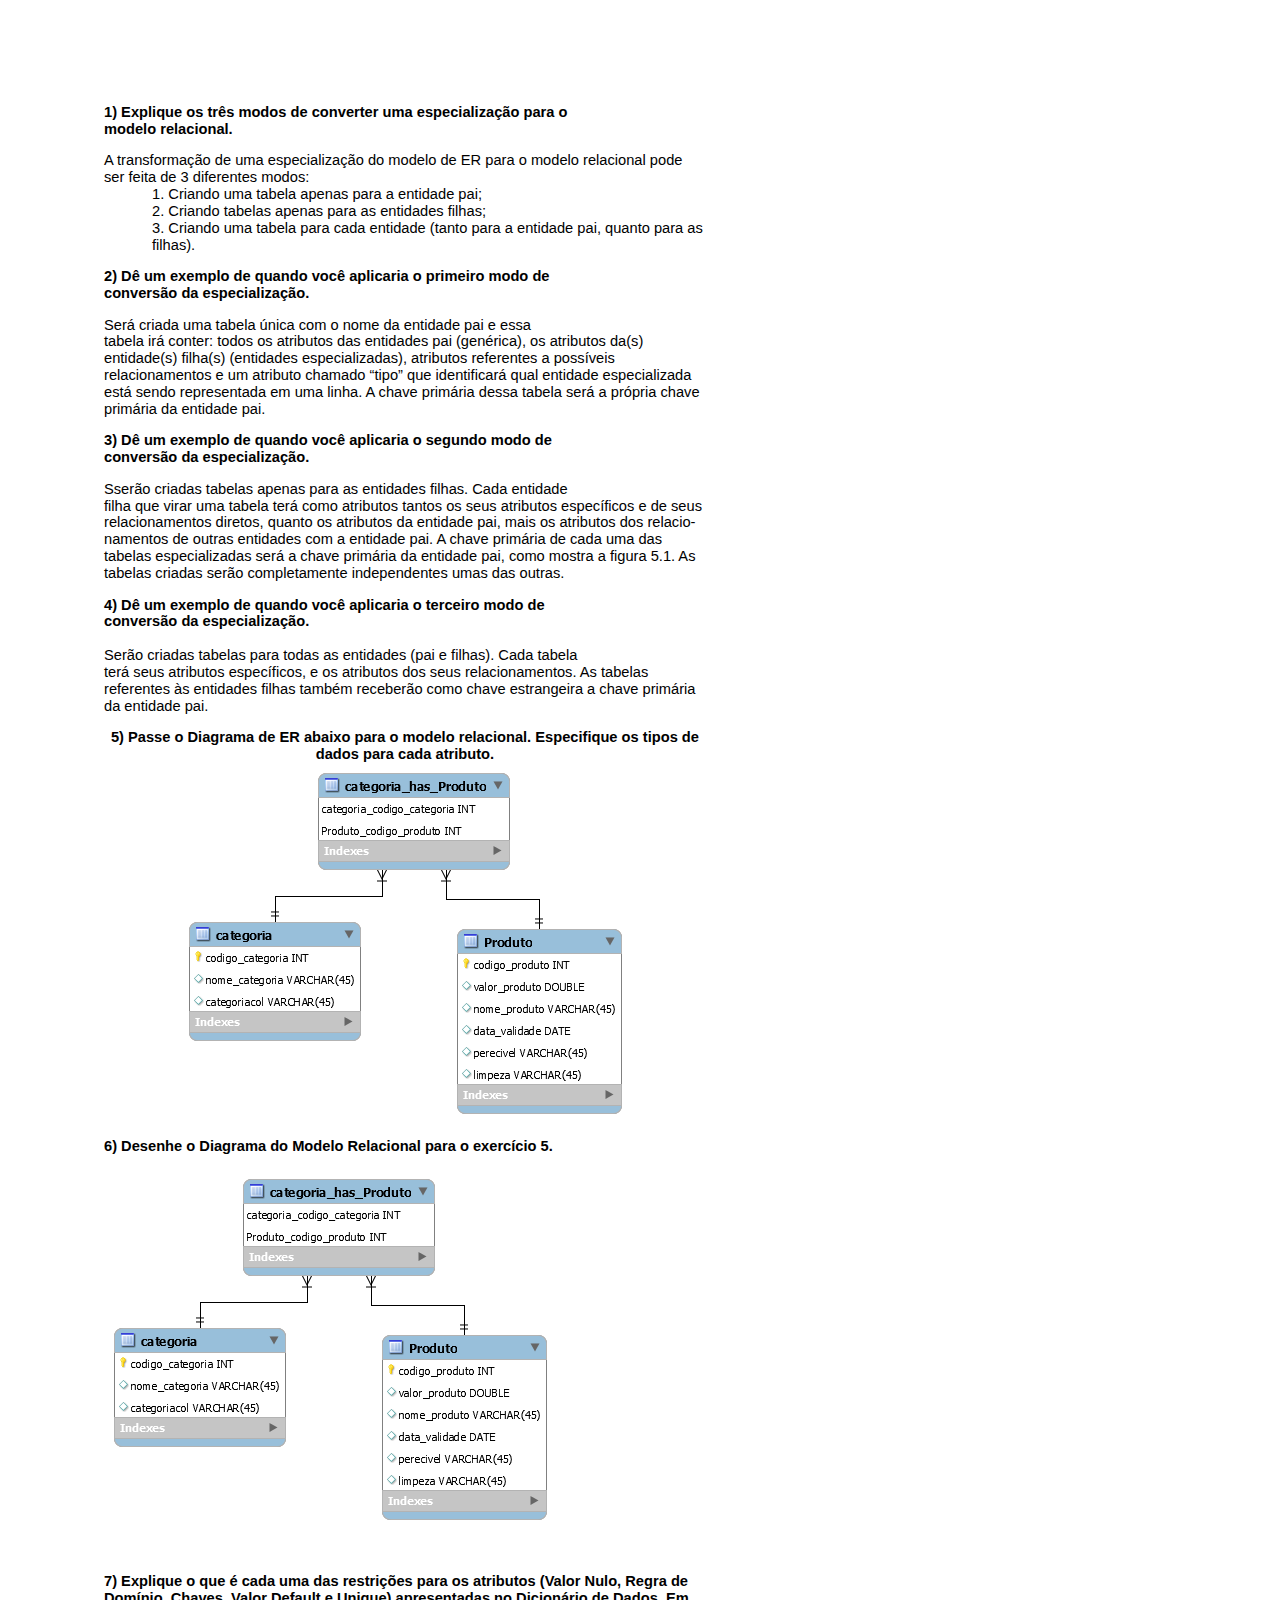
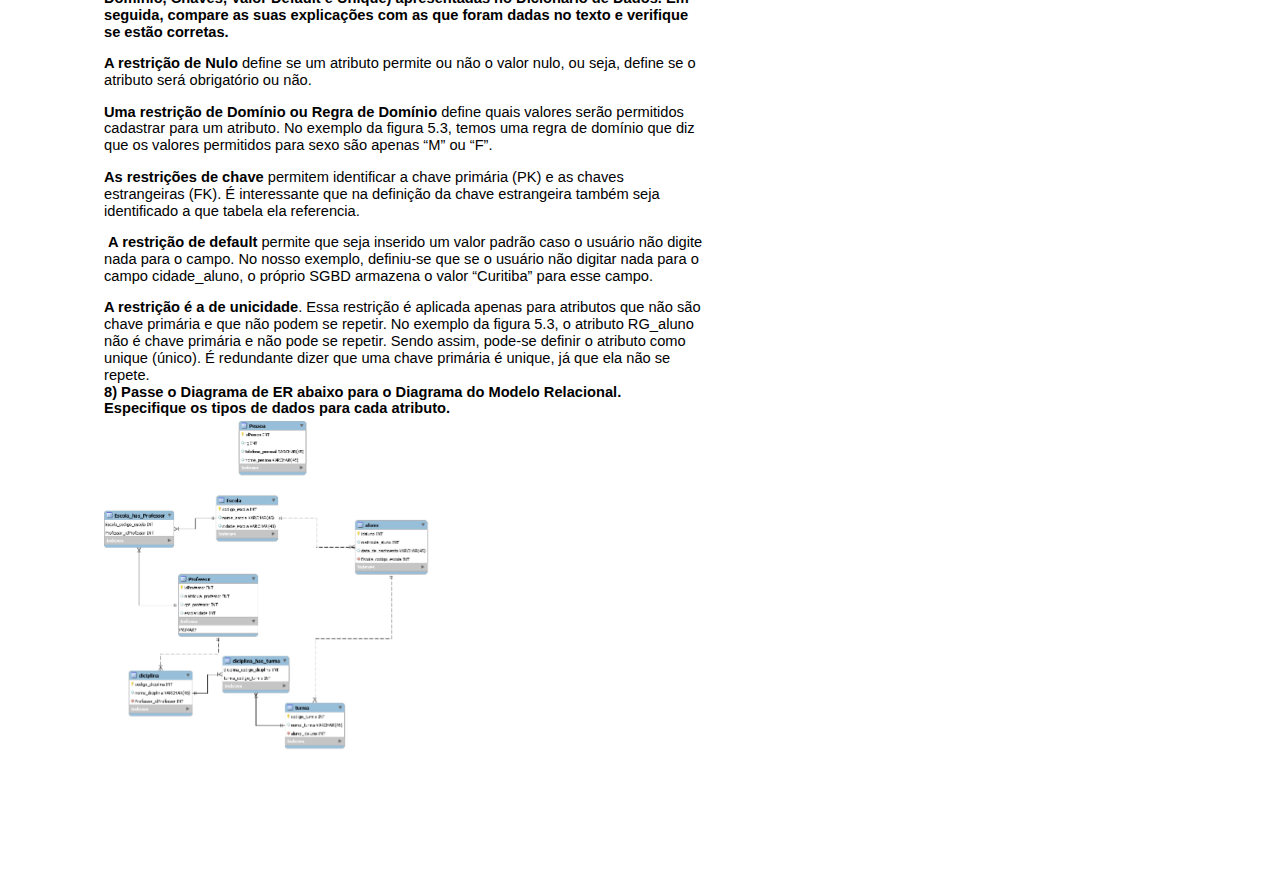
<file: BancoDeDados/Exercícios de Fixação/index.html>
<html><head><meta content="text/html; charset=UTF-8" http-equiv="content-type"><style type="text/css">ol{margin:0;padding:0}table td,table th{padding:0}.c1{color:#000000;font-weight:700;text-decoration:none;vertical-align:baseline;font-size:11pt;font-family:"Arial";font-style:normal}.c5{color:#000000;font-weight:400;text-decoration:none;vertical-align:baseline;font-size:11pt;font-family:"Arial";font-style:normal}.c0{padding-top:0pt;padding-bottom:0pt;line-height:1.15;orphans:2;widows:2;text-align:left}.c7{padding-top:0pt;padding-bottom:0pt;line-height:1.15;orphans:2;widows:2;text-align:center}.c6{background-color:#ffffff;max-width:451.4pt;padding:72pt 72pt 72pt 72pt}.c3{font-weight:700}.c4{margin-left:36pt}.c2{height:11pt}.title{padding-top:0pt;color:#000000;font-size:26pt;padding-bottom:3pt;font-family:"Arial";line-height:1.15;page-break-after:avoid;orphans:2;widows:2;text-align:left}.subtitle{padding-top:0pt;color:#666666;font-size:15pt;padding-bottom:16pt;font-family:"Arial";line-height:1.15;page-break-after:avoid;orphans:2;widows:2;text-align:left}li{color:#000000;font-size:11pt;font-family:"Arial"}p{margin:0;color:#000000;font-size:11pt;font-family:"Arial"}h1{padding-top:20pt;color:#000000;font-size:20pt;padding-bottom:6pt;font-family:"Arial";line-height:1.15;page-break-after:avoid;orphans:2;widows:2;text-align:left}h2{padding-top:18pt;color:#000000;font-size:16pt;padding-bottom:6pt;font-family:"Arial";line-height:1.15;page-break-after:avoid;orphans:2;widows:2;text-align:left}h3{padding-top:16pt;color:#434343;font-size:14pt;padding-bottom:4pt;font-family:"Arial";line-height:1.15;page-break-after:avoid;orphans:2;widows:2;text-align:left}h4{padding-top:14pt;color:#666666;font-size:12pt;padding-bottom:4pt;font-family:"Arial";line-height:1.15;page-break-after:avoid;orphans:2;widows:2;text-align:left}h5{padding-top:12pt;color:#666666;font-size:11pt;padding-bottom:4pt;font-family:"Arial";line-height:1.15;page-break-after:avoid;orphans:2;widows:2;text-align:left}h6{padding-top:12pt;color:#666666;font-size:11pt;padding-bottom:4pt;font-family:"Arial";line-height:1.15;page-break-after:avoid;font-style:italic;orphans:2;widows:2;text-align:left}</style></head><body class="c6"><p class="c0"><span class="c1">1) Explique os tr&ecirc;s modos de converter uma especializa&ccedil;&atilde;o para o</span></p><p class="c0"><span class="c1">modelo relacional.</span></p><p class="c0 c2"><span class="c5"></span></p><p class="c0"><span class="c5">A transforma&ccedil;&atilde;o de uma especializa&ccedil;&atilde;o do modelo de ER para o modelo relacional pode</span></p><p class="c0"><span class="c5">ser feita de 3 diferentes modos:</span></p><p class="c0 c4"><span class="c5">1. Criando uma tabela apenas para a entidade pai;</span></p><p class="c0 c4"><span class="c5">2. Criando tabelas apenas para as entidades filhas;</span></p><p class="c0 c4"><span class="c5">3. Criando uma tabela para cada entidade (tanto para a entidade pai, quanto para as</span></p><p class="c0 c4"><span class="c5">filhas).</span></p><p class="c0 c2"><span class="c5"></span></p><p class="c0"><span class="c1">2) D&ecirc; um exemplo de quando voc&ecirc; aplicaria o primeiro modo de</span></p><p class="c0"><span class="c1">convers&atilde;o da especializa&ccedil;&atilde;o.</span></p><p class="c0 c2"><span class="c1"></span></p><p class="c0"><span>S</span><span class="c5">er&aacute; criada uma tabela &uacute;nica com o nome da entidade pai e essa</span></p><p class="c0"><span class="c5">tabela ir&aacute; conter: todos os atributos das entidades pai (gen&eacute;rica), os atributos da(s) entidade(s) filha(s) (entidades especializadas), atributos referentes a poss&iacute;veis relacionamentos e um atributo chamado &ldquo;tipo&rdquo; que identificar&aacute; qual entidade especializada est&aacute; sendo representada em uma linha. A chave prim&aacute;ria dessa tabela ser&aacute; a pr&oacute;pria chave prim&aacute;ria da entidade pai.</span></p><p class="c0 c2"><span class="c5"></span></p><p class="c0"><span class="c1">3) D&ecirc; um exemplo de quando voc&ecirc; aplicaria o segundo modo de</span></p><p class="c0"><span class="c1">convers&atilde;o da especializa&ccedil;&atilde;o.</span></p><p class="c0 c2"><span class="c1"></span></p><p class="c0"><span class="c5">Sser&atilde;o criadas tabelas apenas para as entidades filhas. Cada entidade</span></p><p class="c0"><span class="c5">filha que virar uma tabela ter&aacute; como atributos tantos os seus atributos espec&iacute;ficos e de seus</span></p><p class="c0"><span class="c5">relacionamentos diretos, quanto os atributos da entidade pai, mais os atributos dos relacio-</span></p><p class="c0"><span class="c5">namentos de outras entidades com a entidade pai. A chave prim&aacute;ria de cada uma das tabelas especializadas ser&aacute; a chave prim&aacute;ria da entidade pai, como mostra a figura 5.1. As tabelas criadas ser&atilde;o completamente independentes umas das outras.</span></p><p class="c0 c2"><span class="c5"></span></p><p class="c0"><span class="c1">4) D&ecirc; um exemplo de quando voc&ecirc; aplicaria o terceiro modo de</span></p><p class="c0"><span class="c3">convers&atilde;o da especializa&ccedil;&atilde;o.</span><span class="c5"><br><br>Ser&atilde;o criadas tabelas para todas as entidades (pai e filhas). Cada tabela</span></p><p class="c0"><span class="c5">ter&aacute; seus atributos espec&iacute;ficos, e os atributos dos seus relacionamentos. As tabelas referentes &agrave;s entidades filhas tamb&eacute;m receber&atilde;o como chave estrangeira a chave prim&aacute;ria da entidade pai.</span></p><p class="c0 c2"><span class="c5"></span></p><p class="c7"><span class="c3">5) Passe o Diagrama de ER abaixo para o modelo relacional. Especifique os tipos de dados para cada atributo.</span><span style="overflow: hidden; display: inline-block; margin: 0.00px 0.00px; border: 0.00px solid #000000; transform: rotate(0.00rad) translateZ(0px); -webkit-transform: rotate(0.00rad) translateZ(0px); width: 452.00px; height: 360.00px;"><img alt="" src="images/image2.png" style="width: 452.00px; height: 360.00px; margin-left: 0.00px; margin-top: 0.00px; transform: rotate(0.00rad) translateZ(0px); -webkit-transform: rotate(0.00rad) translateZ(0px);" title=""></span></p><p class="c0 c2"><span class="c1"></span></p><p class="c0"><span class="c1">6) Desenhe o Diagrama do Modelo Relacional para o exerc&iacute;cio 5.</span></p><p class="c0 c2"><span class="c1"></span></p><p class="c0"><span style="overflow: hidden; display: inline-block; margin: 0.00px 0.00px; border: 0.00px solid #000000; transform: rotate(0.00rad) translateZ(0px); -webkit-transform: rotate(0.00rad) translateZ(0px); width: 452.00px; height: 360.00px;"><img alt="" src="images/image2.png" style="width: 452.00px; height: 360.00px; margin-left: 0.00px; margin-top: 0.00px; transform: rotate(0.00rad) translateZ(0px); -webkit-transform: rotate(0.00rad) translateZ(0px);" title=""></span></p><p class="c0 c2"><span class="c1"></span></p><p class="c0 c2"><span class="c1"></span></p><p class="c0 c2"><span class="c1"></span></p><p class="c0"><span class="c1">7) Explique o que &eacute; cada uma das restri&ccedil;&otilde;es para os atributos (Valor Nulo, Regra de Dom&iacute;nio, Chaves, Valor Default e Unique) apresentadas no Dicion&aacute;rio de Dados. Em seguida, compare as suas explica&ccedil;&otilde;es com as que foram dadas no texto e verifique se est&atilde;o corretas. </span></p><p class="c0 c2"><span class="c1"></span></p><p class="c0"><span class="c3">A restri&ccedil;&atilde;o de Nulo</span><span class="c5">&nbsp;define se um atributo permite ou n&atilde;o o valor nulo, ou seja, define se o atributo ser&aacute; obrigat&oacute;rio ou n&atilde;o. </span></p><p class="c0 c2"><span class="c5"></span></p><p class="c0"><span class="c3">Uma restri&ccedil;&atilde;o de Dom&iacute;nio ou Regra de Dom&iacute;nio</span><span class="c5">&nbsp;define quais valores ser&atilde;o permitidos cadastrar para um atributo. No exemplo da figura 5.3, temos uma regra de dom&iacute;nio que diz que os valores permitidos para sexo s&atilde;o apenas &ldquo;M&rdquo; ou &ldquo;F&rdquo;. </span></p><p class="c0 c2"><span class="c5"></span></p><p class="c0"><span class="c3">As restri&ccedil;&otilde;es de chave</span><span class="c5">&nbsp;permitem identificar a chave prim&aacute;ria (PK) e as chaves estrangeiras (FK). &Eacute; interessante que na defini&ccedil;&atilde;o da chave estrangeira tamb&eacute;m seja identificado a que tabela ela referencia.</span></p><p class="c0 c2"><span class="c5"></span></p><p class="c0"><span class="c3">&nbsp;A restri&ccedil;&atilde;o de default</span><span class="c5">&nbsp;permite que seja inserido um valor padr&atilde;o caso o usu&aacute;rio n&atilde;o digite nada para o campo. No nosso exemplo, definiu-se que se o usu&aacute;rio n&atilde;o digitar nada para o campo cidade_aluno, o pr&oacute;prio SGBD armazena o valor &ldquo;Curitiba&rdquo; para esse campo. </span></p><p class="c0 c2"><span class="c5"></span></p><p class="c0"><span class="c3">A restri&ccedil;&atilde;o &eacute; a de unicidade</span><span>. Essa restri&ccedil;&atilde;o &eacute; aplicada apenas para atributos que n&atilde;o s&atilde;o chave prim&aacute;ria e que n&atilde;o podem se repetir. No exemplo da figura 5.3, o atributo RG_aluno n&atilde;o &eacute; chave prim&aacute;ria e n&atilde;o pode se repetir. Sendo assim, pode-se definir o atributo como unique (&uacute;nico). &Eacute; redundante dizer que uma chave prim&aacute;ria &eacute; unique, j&aacute; que ela n&atilde;o se repete.<br></span><span class="c3">8) Passe o Diagrama de ER abaixo para o Diagrama do Modelo Relacional. Especifique os tipos de dados para cada atributo.</span><span style="overflow: hidden; display: inline-block; margin: 0.00px 0.00px; border: 0.00px solid #000000; transform: rotate(0.00rad) translateZ(0px); -webkit-transform: rotate(0.00rad) translateZ(0px); width: 330.50px; height: 334.81px;"><img alt="" src="images/image1.png" style="width: 330.50px; height: 334.81px; margin-left: 0.00px; margin-top: 0.00px; transform: rotate(0.00rad) translateZ(0px); -webkit-transform: rotate(0.00rad) translateZ(0px);" title=""></span></p><p class="c0 c2"><span class="c1"></span></p></body></html>
</file>
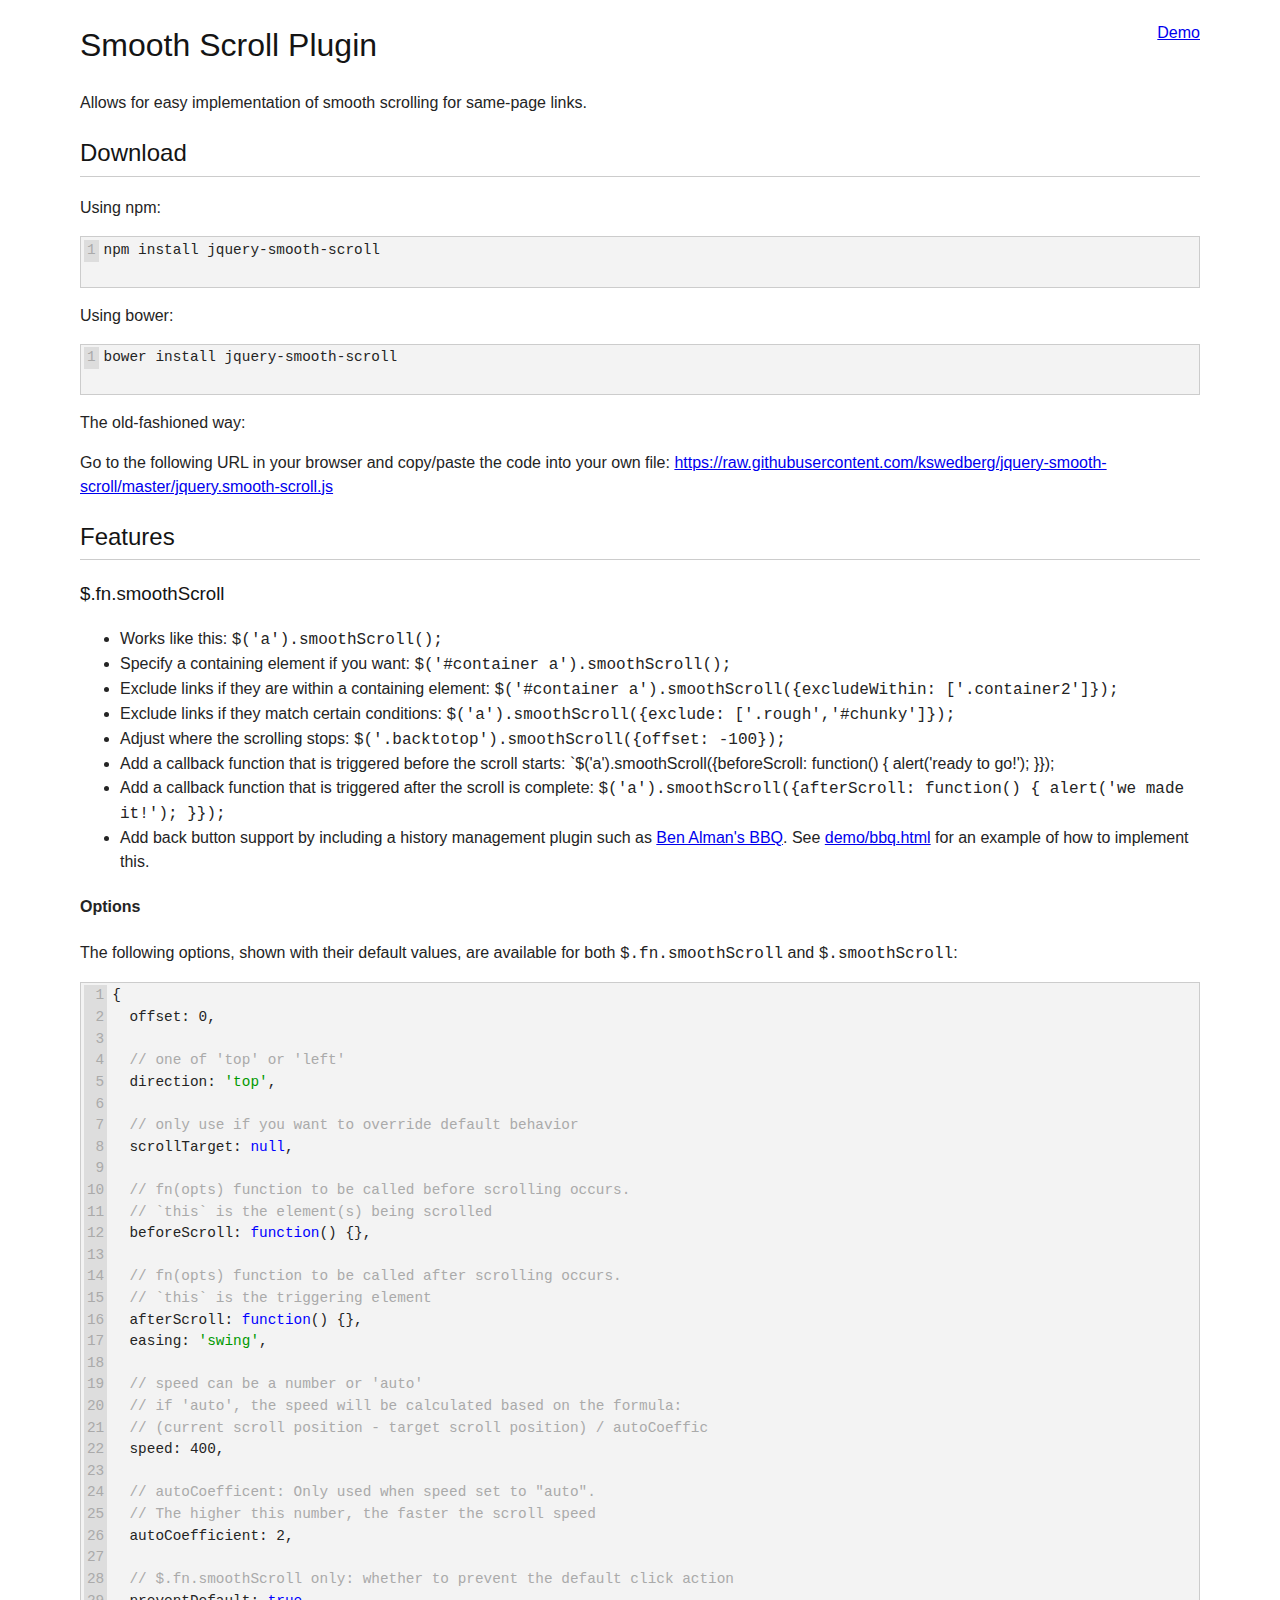
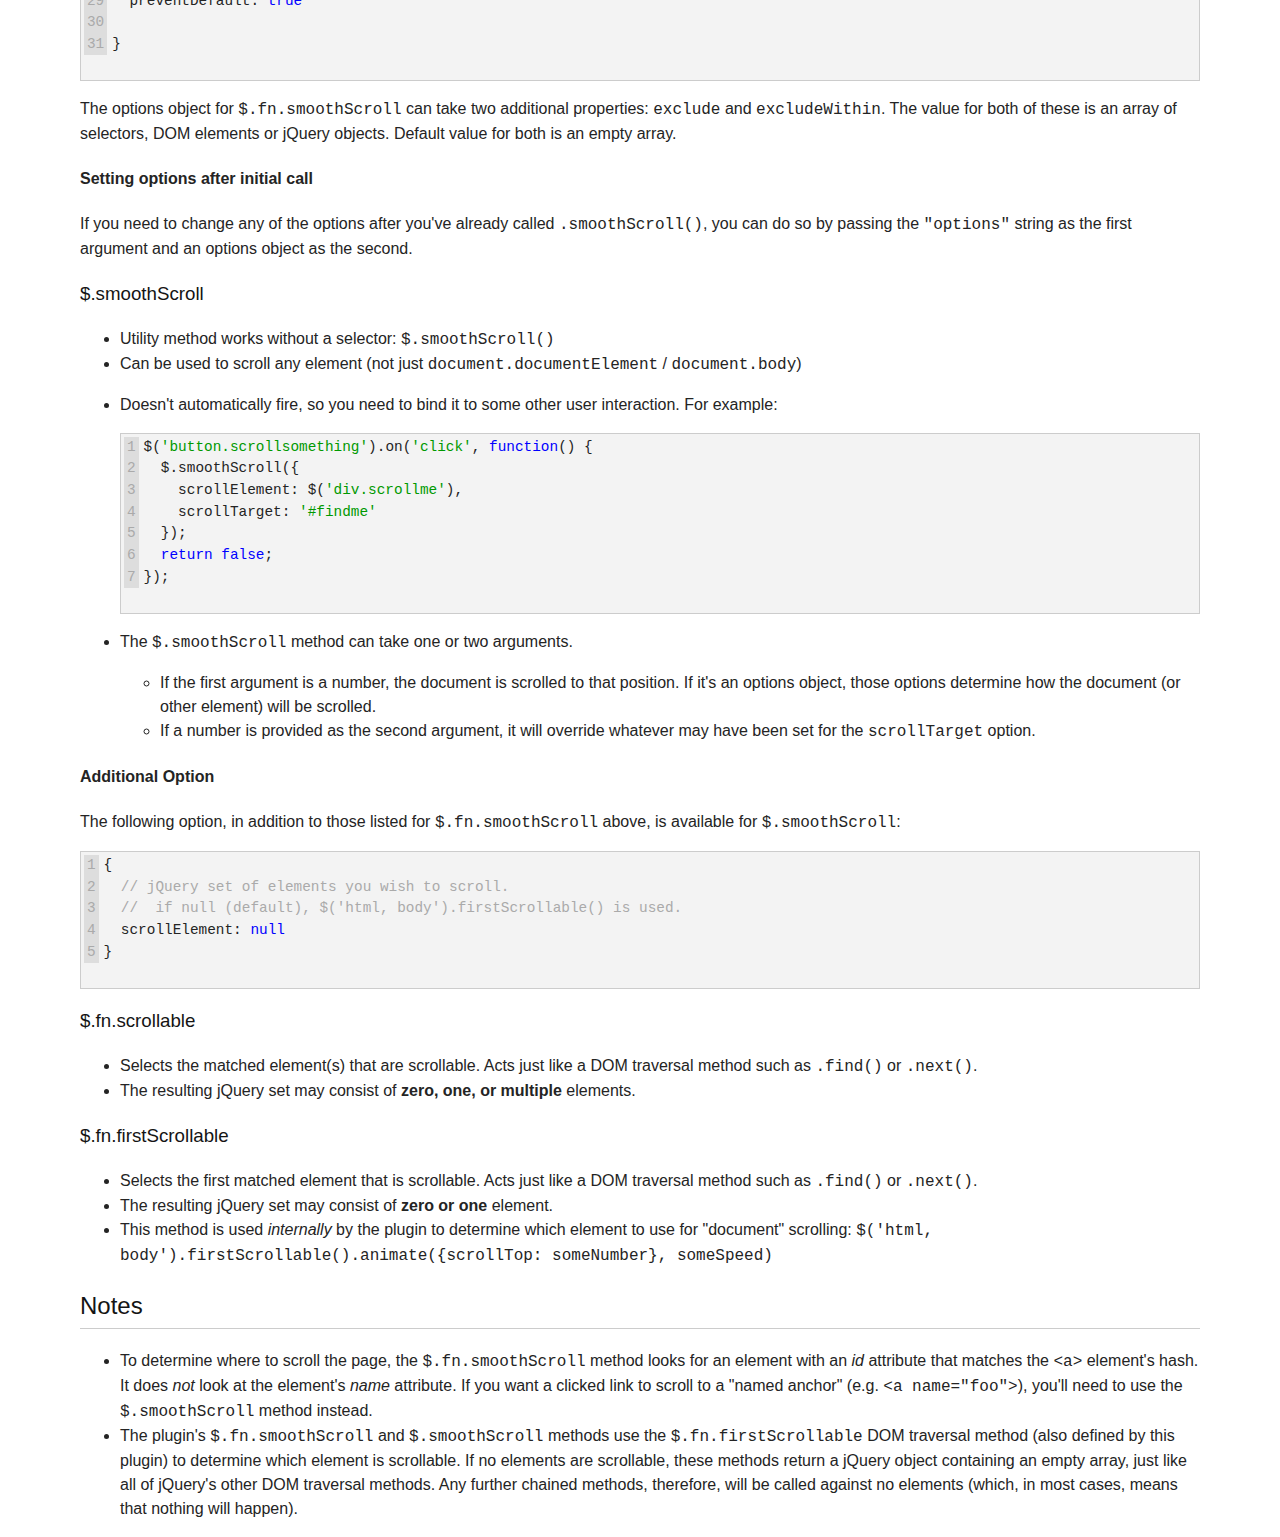
<file: assets/js/smooth-scroll/index.html>
<!doctype html>
<html lang="en">
<head>
  <meta charset="utf-8">
  <meta name="viewport" content="width=device-width">
  <title>jQuery Smooth Scroll Plugin</title>
  <style>
  html,
  body {
    margin: 0;
    padding: 0;
    border-width: 0;
  }
  body {
    font-family: "Helvetica Neue", Helvetica, Arial, sans-serif;
    width: 94%;
    margin: 0 auto;
    padding: 0 3%;
    max-width: 1120px;
    font-size: 1em;
    line-height: 1.5;
    background-color: #fff;
    color: #242424;
  }
  pre {
    background-color: #f3f3f3;
    padding: .25em;
    border: 1px solid #ccc;
    font-size: .9em;
    overflow: auto;
  }
  code {
    font-family: Monaco, Courier, monospace;
  }
  .comment,
  .comments {
    color: #aaa;
  }
  .keyword {
    color: blue;
  }
  .string {
    color: #090;
  }
  .number {
    color: #099;
  }

  td.gutter {
    text-align: right;
    padding-right: 3px;
    padding-left: 3px;
    background-color: #ddd;
    color: #aaa;
  }
  td.code {
    padding-left: 5px;
  }
  h1, h2, h3 {
    font-weight: normal;
    color: #141414;
  }
  h2 {
    padding-bottom: .2em;
    border-bottom: 1px solid #ccc;
  }
  .right {
    float: right;
  }
  </style>
</head>
<body>

<div class="right"><a href="demo/index.html">Demo</a></div>
<h1 id="smooth-scroll-plugin">Smooth Scroll Plugin</h1>
<p>Allows for easy implementation of smooth scrolling for same-page links.</p>
<h2 id="download">Download</h2>
<p>Using npm:</p>
<pre><code class="lang-bash"><div id="highlighter_533355" class="syntaxhighlighter  "><table border="0" cellpadding="0" cellspacing="0"><tbody><tr><td class="gutter"><div class="line number1 index0 alt2">1</div></td><td class="code"><div class="container"><div class="line number1 index0 alt2"><code class="plain">npm </code><code class="functions">install</code> <code class="plain">jquery-smooth-scroll</code></div></div></td></tr></tbody></table></div>
</code></pre>
<p>Using bower:</p>
<pre><code class="lang-bash"><div id="highlighter_696232" class="syntaxhighlighter  "><table border="0" cellpadding="0" cellspacing="0"><tbody><tr><td class="gutter"><div class="line number1 index0 alt2">1</div></td><td class="code"><div class="container"><div class="line number1 index0 alt2"><code class="plain">bower </code><code class="functions">install</code> <code class="plain">jquery-smooth-scroll</code></div></div></td></tr></tbody></table></div>
</code></pre>
<p>The old-fashioned way:</p>
<p>Go to the following URL in your browser and copy/paste the code into your own file:
<a href="https://raw.githubusercontent.com/kswedberg/jquery-smooth-scroll/master/jquery.smooth-scroll.js">https://raw.githubusercontent.com/kswedberg/jquery-smooth-scroll/master/jquery.smooth-scroll.js</a></p>
<h2 id="features">Features</h2>
<h3 id="-fn-smoothscroll">$.fn.smoothScroll</h3>
<ul>
<li>Works like this: <code>$(&#39;a&#39;).smoothScroll();</code></li>
<li>Specify a containing element if you want: <code>$(&#39;#container a&#39;).smoothScroll();</code></li>
<li>Exclude links if they are within a containing element: <code>$(&#39;#container a&#39;).smoothScroll({excludeWithin: [&#39;.container2&#39;]});</code></li>
<li>Exclude links if they match certain conditions: <code>$(&#39;a&#39;).smoothScroll({exclude: [&#39;.rough&#39;,&#39;#chunky&#39;]});</code></li>
<li>Adjust where the scrolling stops: <code>$(&#39;.backtotop&#39;).smoothScroll({offset: -100});</code></li>
<li>Add a callback function that is triggered before the scroll starts: `$(&#39;a&#39;).smoothScroll({beforeScroll: function() { alert(&#39;ready to go!&#39;); }});</li>
<li>Add a callback function that is triggered after the scroll is complete: <code>$(&#39;a&#39;).smoothScroll({afterScroll: function() { alert(&#39;we made it!&#39;); }});</code></li>
<li>Add back button support by including a history management plugin such as <a href="http://benalman.com/code/projects/jquery-bbq/docs/files/jquery-ba-bbq-js.html">Ben Alman&#39;s BBQ</a>. See <a href="demo/bbq.html">demo/bbq.html</a> for an example of how to implement this.</li>
</ul>
<h4 id="options">Options</h4>
<p>The following options, shown with their default values, are available for both <code>$.fn.smoothScroll</code> and <code>$.smoothScroll</code>:</p>
<pre><code class="lang-javascript"><div id="highlighter_987027" class="syntaxhighlighter  "><table border="0" cellpadding="0" cellspacing="0"><tbody><tr><td class="gutter"><div class="line number1 index0 alt2">1</div><div class="line number2 index1 alt1">2</div><div class="line number3 index2 alt2">3</div><div class="line number4 index3 alt1">4</div><div class="line number5 index4 alt2">5</div><div class="line number6 index5 alt1">6</div><div class="line number7 index6 alt2">7</div><div class="line number8 index7 alt1">8</div><div class="line number9 index8 alt2">9</div><div class="line number10 index9 alt1">10</div><div class="line number11 index10 alt2">11</div><div class="line number12 index11 alt1">12</div><div class="line number13 index12 alt2">13</div><div class="line number14 index13 alt1">14</div><div class="line number15 index14 alt2">15</div><div class="line number16 index15 alt1">16</div><div class="line number17 index16 alt2">17</div><div class="line number18 index17 alt1">18</div><div class="line number19 index18 alt2">19</div><div class="line number20 index19 alt1">20</div><div class="line number21 index20 alt2">21</div><div class="line number22 index21 alt1">22</div><div class="line number23 index22 alt2">23</div><div class="line number24 index23 alt1">24</div><div class="line number25 index24 alt2">25</div><div class="line number26 index25 alt1">26</div><div class="line number27 index26 alt2">27</div><div class="line number28 index27 alt1">28</div><div class="line number29 index28 alt2">29</div><div class="line number30 index29 alt1">30</div><div class="line number31 index30 alt2">31</div></td><td class="code"><div class="container"><div class="line number1 index0 alt2"><code class="plain">{</code></div><div class="line number2 index1 alt1"><code class="undefined spaces">&nbsp;&nbsp;</code><code class="plain">offset: 0,</code></div><div class="line number3 index2 alt2">&nbsp;</div><div class="line number4 index3 alt1"><code class="undefined spaces">&nbsp;&nbsp;</code><code class="comments">// one of 'top' or 'left'</code></div><div class="line number5 index4 alt2"><code class="undefined spaces">&nbsp;&nbsp;</code><code class="plain">direction: </code><code class="string">'top'</code><code class="plain">,</code></div><div class="line number6 index5 alt1">&nbsp;</div><div class="line number7 index6 alt2"><code class="undefined spaces">&nbsp;&nbsp;</code><code class="comments">// only use if you want to override default behavior</code></div><div class="line number8 index7 alt1"><code class="undefined spaces">&nbsp;&nbsp;</code><code class="plain">scrollTarget: </code><code class="keyword">null</code><code class="plain">,</code></div><div class="line number9 index8 alt2">&nbsp;</div><div class="line number10 index9 alt1"><code class="undefined spaces">&nbsp;&nbsp;</code><code class="comments">// fn(opts) function to be called before scrolling occurs.</code></div><div class="line number11 index10 alt2"><code class="undefined spaces">&nbsp;&nbsp;</code><code class="comments">// `this` is the element(s) being scrolled</code></div><div class="line number12 index11 alt1"><code class="undefined spaces">&nbsp;&nbsp;</code><code class="plain">beforeScroll: </code><code class="keyword">function</code><code class="plain">() {},</code></div><div class="line number13 index12 alt2">&nbsp;</div><div class="line number14 index13 alt1"><code class="undefined spaces">&nbsp;&nbsp;</code><code class="comments">// fn(opts) function to be called after scrolling occurs.</code></div><div class="line number15 index14 alt2"><code class="undefined spaces">&nbsp;&nbsp;</code><code class="comments">// `this` is the triggering element</code></div><div class="line number16 index15 alt1"><code class="undefined spaces">&nbsp;&nbsp;</code><code class="plain">afterScroll: </code><code class="keyword">function</code><code class="plain">() {},</code></div><div class="line number17 index16 alt2"><code class="undefined spaces">&nbsp;&nbsp;</code><code class="plain">easing: </code><code class="string">'swing'</code><code class="plain">,</code></div><div class="line number18 index17 alt1">&nbsp;</div><div class="line number19 index18 alt2"><code class="undefined spaces">&nbsp;&nbsp;</code><code class="comments">// speed can be a number or 'auto'</code></div><div class="line number20 index19 alt1"><code class="undefined spaces">&nbsp;&nbsp;</code><code class="comments">// if 'auto', the speed will be calculated based on the formula:</code></div><div class="line number21 index20 alt2"><code class="undefined spaces">&nbsp;&nbsp;</code><code class="comments">// (current scroll position - target scroll position) / autoCoeffic</code></div><div class="line number22 index21 alt1"><code class="undefined spaces">&nbsp;&nbsp;</code><code class="plain">speed: 400,</code></div><div class="line number23 index22 alt2">&nbsp;</div><div class="line number24 index23 alt1"><code class="undefined spaces">&nbsp;&nbsp;</code><code class="comments">// autoCoefficent: Only used when speed set to "auto".</code></div><div class="line number25 index24 alt2"><code class="undefined spaces">&nbsp;&nbsp;</code><code class="comments">// The higher this number, the faster the scroll speed</code></div><div class="line number26 index25 alt1"><code class="undefined spaces">&nbsp;&nbsp;</code><code class="plain">autoCoefficient: 2,</code></div><div class="line number27 index26 alt2">&nbsp;</div><div class="line number28 index27 alt1"><code class="undefined spaces">&nbsp;&nbsp;</code><code class="comments">// $.fn.smoothScroll only: whether to prevent the default click action</code></div><div class="line number29 index28 alt2"><code class="undefined spaces">&nbsp;&nbsp;</code><code class="plain">preventDefault: </code><code class="keyword">true</code></div><div class="line number30 index29 alt1">&nbsp;</div><div class="line number31 index30 alt2"><code class="plain">}</code></div></div></td></tr></tbody></table></div>
</code></pre>
<p>The options object for <code>$.fn.smoothScroll</code> can take two additional properties:
<code>exclude</code> and <code>excludeWithin</code>. The value for both of these is an array of
selectors, DOM elements or jQuery objects. Default value for both is an
empty array.</p>
<h4 id="setting-options-after-initial-call">Setting options after initial call</h4>
<p>If you need to change any of the options after you&#39;ve already called <code>.smoothScroll()</code>,
you can do so by passing the <code>&quot;options&quot;</code> string as the first argument and an
options object as the second.</p>
<h3 id="-smoothscroll">$.smoothScroll</h3>
<ul>
<li>Utility method works without a selector: <code>$.smoothScroll()</code></li>
<li>Can be used to scroll any element (not just <code>document.documentElement</code> /
<code>document.body</code>)</li>
<li><p>Doesn&#39;t automatically fire, so you need to bind it to some other user
interaction. For example:</p>
<pre><code><div id="highlighter_189143" class="syntaxhighlighter  "><table border="0" cellpadding="0" cellspacing="0"><tbody><tr><td class="gutter"><div class="line number1 index0 alt2">1</div><div class="line number2 index1 alt1">2</div><div class="line number3 index2 alt2">3</div><div class="line number4 index3 alt1">4</div><div class="line number5 index4 alt2">5</div><div class="line number6 index5 alt1">6</div><div class="line number7 index6 alt2">7</div></td><td class="code"><div class="container"><div class="line number1 index0 alt2"><code class="plain">$(</code><code class="string">'button.scrollsomething'</code><code class="plain">).on(</code><code class="string">'click'</code><code class="plain">, </code><code class="keyword">function</code><code class="plain">() {</code></div><div class="line number2 index1 alt1"><code class="undefined spaces">&nbsp;&nbsp;</code><code class="plain">$.smoothScroll({</code></div><div class="line number3 index2 alt2"><code class="undefined spaces">&nbsp;&nbsp;&nbsp;&nbsp;</code><code class="plain">scrollElement: $(</code><code class="string">'div.scrollme'</code><code class="plain">),</code></div><div class="line number4 index3 alt1"><code class="undefined spaces">&nbsp;&nbsp;&nbsp;&nbsp;</code><code class="plain">scrollTarget: </code><code class="string">'#findme'</code></div><div class="line number5 index4 alt2"><code class="undefined spaces">&nbsp;&nbsp;</code><code class="plain">});</code></div><div class="line number6 index5 alt1"><code class="undefined spaces">&nbsp;&nbsp;</code><code class="keyword">return</code> <code class="keyword">false</code><code class="plain">;</code></div><div class="line number7 index6 alt2"><code class="plain">});</code></div></div></td></tr></tbody></table></div>
</code></pre></li>
<li><p>The <code>$.smoothScroll</code> method can take one or two arguments.</p>
<ul>
<li>If the first argument is a number, the document is scrolled to that
position. If it&#39;s an options object, those options determine how the
document (or other element) will be scrolled.</li>
<li>If a number is provided as the second argument, it will override whatever may have been set for the <code>scrollTarget</code> option.</li>
</ul>
</li>
</ul>
<h4 id="additional-option">Additional Option</h4>
<p>The following option, in addition to those listed for <code>$.fn.smoothScroll</code> above, is available
for <code>$.smoothScroll</code>:</p>
<pre><code class="lang-javascript"><div id="highlighter_18059" class="syntaxhighlighter  "><table border="0" cellpadding="0" cellspacing="0"><tbody><tr><td class="gutter"><div class="line number1 index0 alt2">1</div><div class="line number2 index1 alt1">2</div><div class="line number3 index2 alt2">3</div><div class="line number4 index3 alt1">4</div><div class="line number5 index4 alt2">5</div></td><td class="code"><div class="container"><div class="line number1 index0 alt2"><code class="plain">{</code></div><div class="line number2 index1 alt1"><code class="undefined spaces">&nbsp;&nbsp;</code><code class="comments">// jQuery set of elements you wish to scroll.</code></div><div class="line number3 index2 alt2"><code class="undefined spaces">&nbsp;&nbsp;</code><code class="comments">//&nbsp; if null (default), $('html, body').firstScrollable() is used.</code></div><div class="line number4 index3 alt1"><code class="undefined spaces">&nbsp;&nbsp;</code><code class="plain">scrollElement: </code><code class="keyword">null</code></div><div class="line number5 index4 alt2"><code class="plain">}</code></div></div></td></tr></tbody></table></div>
</code></pre>
<h3 id="-fn-scrollable">$.fn.scrollable</h3>
<ul>
<li>Selects the matched element(s) that are scrollable. Acts just like a
DOM traversal method such as <code>.find()</code> or <code>.next()</code>.</li>
<li>The resulting jQuery set may consist of <strong>zero, one, or multiple</strong>
elements.</li>
</ul>
<h3 id="-fn-firstscrollable">$.fn.firstScrollable</h3>
<ul>
<li>Selects the first matched element that is scrollable. Acts just like a
DOM traversal method such as <code>.find()</code> or <code>.next()</code>.</li>
<li>The resulting jQuery set may consist of <strong>zero or one</strong> element.</li>
<li>This method is used <em>internally</em> by the plugin to determine which element
to use for &quot;document&quot; scrolling:
<code>$(&#39;html, body&#39;).firstScrollable().animate({scrollTop: someNumber},
someSpeed)</code></li>
</ul>
<h2 id="notes">Notes</h2>
<ul>
<li>To determine where to scroll the page, the <code>$.fn.smoothScroll</code> method looks
for an element with an <em>id</em> attribute that matches the <code>&lt;a&gt;</code> element&#39;s hash.
It does <em>not</em> look at the element&#39;s <em>name</em> attribute. If you want a clicked link
to scroll to a &quot;named anchor&quot; (e.g. <code>&lt;a name=&quot;foo&quot;&gt;</code>), you&#39;ll need to use the
<code>$.smoothScroll</code> method instead.</li>
<li>The plugin&#39;s <code>$.fn.smoothScroll</code> and <code>$.smoothScroll</code> methods use the
<code>$.fn.firstScrollable</code> DOM traversal method (also defined by this plugin)
to determine which element is scrollable. If no elements are scrollable,
these methods return a jQuery object containing an empty array, just like
all of jQuery&#39;s other DOM traversal methods. Any further chained methods,
therefore, will be called against no elements (which, in most cases,
means that nothing will happen).</li>
</ul>

</body>
</html>
</file>
<file: assets/css/main.css>
* {
  margin: 0;
  padding: 0;
  list-style: none;
  font-family: "ubuntu";
  color: #70757a;
}

:root {
  --my-colors-1: #70757a;
  --my-sizes-1: 13px;

  --max-width: 960px;
}

/* Header Section */

header {
  max-width: var(--max-width);
  margin: auto;
  display: flex;
  justify-content: space-between;
  min-height: 50px;
  align-items: center;
  position: fixed;
  left: 0;
  right: 0;
}

header h1 {
  font-family: Ubuntu;
  font-style: normal;
  font-weight: bold;
  font-size: 18px;
  line-height: 21px;
  color: #70757a;
}

header nav ul {
  display: flex;
}

header nav ul li a {
  padding: 0 15px;
  text-decoration: none;
  color: var(--my-colors-1);
  font-size: var(--my-sizes-1);
}

/* Slider Section */

section#slider {
  height: 100vh;
  align-items: center;
  display: flex;
  max-width: var(--max-width);
  margin: auto;
  justify-content: space-between;
}

section#slider div:nth-child(1) {
  max-width: 450px;
}

section#slider img {
  width: 50%;
  height: auto;
}

section#slider div:nth-child(1) h2 {
  font-family: Ubuntu;
  font-style: normal;
  font-weight: bold;
  font-size: 34px;
  line-height: 39px;
  padding: 16px 0;
  color: #70757a;
}

section#slider div:nth-child(1) h3 {
  font-style: normal;
  font-weight: normal;
  font-size: 13px;
  line-height: 15px;
  color: #66bb66;
}

section#slider div:nth-child(1) p {
  font-family: Ubuntu;
  font-style: normal;
  font-weight: 300;
  font-size: 14px;
  color: #70757a;
  padding-top: 12px;
  padding-bottom: 16px;
  line-height: 1.5rem;
}

section#slider div:nth-child(1) ul {
  display: flex;
}

section#slider div:nth-child(1) a {
  text-decoration: none;
}

section#slider div:nth-child(1) button {
  width: 140px;
  margin-top: 34px;
  padding: 8px 0;
  border: 0;
  border-radius: 3px;
  color: #ffffff;
  background: linear-gradient(90deg, #5fb95f 0%, #409c40 100%);
}

@media (max-width: 960px) {
  section#slider {
    flex-flow: column-reverse;
    width: 100%;
    justify-content: center;
  }

  section#slider img {
    width: 90%;
    height: auto;
  }

  section#slider div:nth-child(1) {
    max-width: 90%;
    padding: 30px 0;
  }

  section#slider div:nth-child(1) ul li {
    padding: 0 5px;
    font-size: 12px;
  }
}
</file>
<file: assets/assets/css/style.css>
@charset "UTF-8";
@import url("../js/ionicons-2.0.1/css/ionicons.min.css?v=2.0.1");
@import url('https://fonts.googleapis.com/css?family=Lato:400,400i,700,700i,900|Ubuntu:400,400i,500,500i,700');

/*
=====================================================
=                                                   =
=  Templante: llucasbrasill - WebTheme              =
=  Website: www.llucasbrasill.com                   =
=  E-mail: lucas@llucasbrasill.com                  =
=  Desenvolvido por: Lucas P. Sodré - llucasbrasill =
=  Feito com muit amor. 			                =
=                                       			=
=====================================================

*/


/* -------------------------------------------------
Estilizações Padrões - www.llucasbrasill.com
-------------------------------------------------- */

* {
	margin: 0;
	padding: 0;
	border: 0;
	font-family: Lato,Ubuntu,Calibri,Arial,sans-serif;
	color: rgb(93, 93, 93);
}



#background-pg {
   	width: 100%;
    	position: fixed;
    	background: #ffffff00 url(../img/background.jpg);
    	background-repeat: repeat-x;
    	height: 100%;
    	background-position: center;
    	background-size: cover;
}

.wrapper {
	width: 80%;
	margin: 0 auto;
	position: relative;
	max-width: 1100px;
}

.ajusto-centro {
	text-align: center;
}

.ajuste {
	top: -60px;
	position: absolute;
}

.seções {
	z-index: 998;
	position: relative;
	background: rgb(255, 255, 255);
	padding: 70px 0;
}

.seções .titulo-primario {
	text-align: center;
	font-size: 2rem;
	margin: auto;
	margin-bottom: 30px;
	font-weight: normal;
	text-transform: uppercase;
}

.seções .titulo-secundario {
	text-transform: uppercase;
	padding: 10px 15px;
	font-size: 20px;
	border-bottom: 1px solid #cacaca;
	margin: 0 0 15px 0;
	color: #625d5d;
	position: relative;
	width: 100%;
	text-align: right;
}

@media only screen {

	/* -------------------------------------------------
	Cabeçalho - www.llucasbrasill.com
	-------------------------------------------------- */
	#cabeçalho {
		/* seção de cabeçalho */
		width: 100%;
		height: 80px;
		background-color: rgba(255, 255, 255, 0);
		position: absolute;
		z-index: 999;
		-webkit-box-shadow: 0 0 5px rgba(89, 89, 89, 0);
		-moz-box-shadow: 0 0 5px rgba(89, 89, 89, .55);
		transition: 0.5s;
	}
	#titulo {
		/* seção de titulo */
		width: 200px;
		height: 80px;
		text-align: center;
		float: left;
		cursor: pointer;
	}
	#titulo h1 {
		padding: 25px 0;
		font-size: 25px;
		color: #fff;
		transition: 0.5s;

	}

	#titulo h1 a {
		text-decoration: none;
	}

	#menu {
		/* seção de menu */
		float: right;
		font-size: 15px;
	}
	#menu ul li {
		position: relative;
		display: inline-grid;
		text-transform: uppercase;
	}
	#menu ul li a {
		text-decoration: blink;
		padding: 31.5px 10px;
		cursor: pointer;
		color: #fff;
		transition: 0.5s;
	}
	#menu ul li a:hover {
		color: #fff;
	}


	.f-header {
		height: 60px!important;
    background-color: rgb(255, 255, 255)!important;
    position: fixed!important;
    z-index: 999!important;
    box-shadow: 0 0 5px rgba(89, 89, 89, .55)!important;
    transition: 0.1s;
	}
	.f-header #titulo {
		/* seção de titulo */
		width: 200px!important;
		height: 80px!important;
		text-align: center!important;
		cursor: pointer!important;
	}

	.f-header #titulo h1 {
		padding: 18px 0!important;
    font-size: 20px!important;
    color: rgb(93, 93, 93)!important;
    transition: 0.5s;

	}

	.f-header #titulo h1 a {
		text-decoration: none!important;
		transition: 0.5s;

	}

	.f-header #menu {
		/* seção de menu */
		float: right!important;
		font-size: 15px!important;
	}
	.f-header #menu ul li {
		position: relative!important;
		display: inline-grid!important;
		text-transform: uppercase!important;
	}
	.f-header #menu ul li a {
		text-decoration: blink!important;
		padding: 22.0px 10px!important;
		cursor: pointer!important;
		color: rgb(93, 93, 93)!important;
		font-size: 13px;
		transition: 0.5s;
	}
	.f-header #menu ul li a:hover {
		background: #5d5d5d!important;
		color: #fff!important;
	}
	/* -------------------------------------------------
	Slider - www.llucasbrasill.com
	-------------------------------------------------- */
	#slider {
		width: 100%;
		height: 680px;
		background: rgba(0, 0, 0, 0.22);
	}
	#primeiro-slider {
		text-align: center;
		top: 268px;
		position: relative;
	}
	#primeiro-slider h2 {
		font-size: 85px;
		color: #fff;
		text-transform: uppercase;
	}
	#primeiro-slider p {
		font-size: 24px;
		color: #fff;
	}

	.texto-digitando {
		font-size: 24px;
		color: #fff;
		text-decoration: none;
	}

	.typewrite {

		text-decoration: none;

	}

	.typewrite span {

		rtant;
		font-size: 24px;
	}

	/* -------------------------------------------------
	Qeum sou eu - www.llucasbrasill.com
	-------------------------------------------------- */
	#informações-pessoal #foto {
		width: 250px;
		height: 250px;
		position: relative;
		display: inline-block;
	}
	#informações-pessoal #foto img {
		position: relative;
		width: 100%;
		height: 100%;
		-webkit-box-shadow: 0 0 10px rgba(148, 148, 148, 1);
		-moz-box-shadow: 0 0 10px rgba(148, 148, 148, 1);
		box-shadow: 0 0 10px rgba(148, 148, 148, 1);
	}
	#informações-principais {
		margin-left: 15px;
		position: relative;
		display: inline-block;
		font-size: 1em;
	}
	#informações-principais h4 {
		padding: 15px 0 0 0;
		font-size: 2em;
		position: relative;
	}
	#informações-principais p {
		font-size: 1em;
	}
	#informações-principais ul {
		padding: 20px 0;
	}
	#informações-principais ul li {
		padding: 05px 0;
		display: block;
		text-align: justify;
	}
	#informações-principais ul li span {
		font-weight: bold;
		text-transform: uppercase;
		position: relative;
		color: #b3b3b3;
	}
	#resumo {
		padding: 15px 0;
		text-align: justify;
	}
	#curriculo h3 {
		text-transform: uppercase;
		padding: 25px 0 25px 0;
		letter-spacing: 10px;
	}
	#curriculo h4 {
		font-size: 14px;
		font-weight: bold;
		text-transform: uppercase;
		color: rgb(93, 93, 93);
		;
	}
	#curriculo ul li {
		padding: 15px;
		display: block;
	}
	#curriculo .data {
		padding: 15px 0;
		font-weight: bolder;
		font-size: 12px;
	}
	#curriculo ul li p {
		font-size: 13px;
	}
	#curriculo .linha-do-tempo {
		border-left: 3px solid rgb(93, 93, 93);
		;
		padding-left: 25px;
	}
	#curriculo ul li h4 span {
		border: 2px solid rgb(93, 93, 93);
		width: 15px;
		height: 15px;
		position: absolute;
		border-radius: 50%;
		background: #fff;
		left: -8px;
	}
	#baixe-meu-cv {
		margin: 30px 0;
	}
	#baixe-meu-cv a:hover {
		background-color: #5d5d5d;
		color: #ffffff;
	}
	#baixe-meu-cv a {
		background-color: transparent;
		border: 1px solid #5d5d5d;
		text-transform: uppercase;
		position: relative;
		font-weight: bolder;
		cursor: pointer;
		padding: 15px 60px;
		text-decoration: blink;
		display: inline-block;
		text-align: center;
		margin: auto;
	}
	/* -------------------------------------------------
	Conjunto de Habilidades - www.llucasbrasill.com
	-------------------------------------------------- */
	#minhas-habilidades {
		background: rgba(0, 0, 0, 0.51);
		min-height: auto;
		text-align: center;
	}
	#minhas-habilidades h2 {
		color: #fff;
	}
	#minhas-habilidades .box {
		display: inline-grid;
		position: relative;
		width: 300px;
		margin: 0 10px;
	}
	#minhas-habilidades .box h4 {
		text-align: left;
		color: #fff;
	}
	#minhas-habilidades .box ul li {
		display: flex;
		padding: 15px 0;
		color: #fff;
	}
	#minhas-habilidades .box .name {
		float: left;
		color: #fff;
		position: absolute;
	}
	#minhas-habilidades .box ul li .porcentagem {
		float: right;
		right: 0;
		position: relative;
		text-align: right;
		left: 100%;
		margin-left: -30px;
		color: #fff;
	}

	.de1 {
		width: 50%!important;
		transition: 0.5s;
	}
	.de2 {
		width: 39%!important;
		transition: 0.5s;
	}
	.de3 {
		width: 29%!important;
		transition: 0.5s;
	}
	.dw1 {
		width: 80%!important;
		transition: 0.5s;
	}
	.dw2 {
		width: 50%!important;
		transition: 0.5s;
	}
	.dw3 {
		width: 50%!important;
		transition: 0.5s;
	}
	.dg1 {
		width: 40%!important;
		transition: 0.5s;
	}
	.dg2 {
		width: 40%!important;
		transition: 0.5s;
	}
	.dg3 {
		width: 20%!important;
		transition: 0.5s;
	}

	.box-porcentagem {
		width: 100%;
		position: absolute;
		margin-top: 25px;
		background: white;
		border-radius: 15px;
		height: 5px;
	}
	.box-progress {
		position: absolute;
		background: #ffd400;
		;
		border-radius: 15px;
		height: 5px;
		left: 0;
		width: 0%;
		transition: 2s;
	}
	/* -------------------------------------------------
	O que eu faço - www.llucasbrasill.com
	-------------------------------------------------- */
	#o-que-eu-faco {
		margin: auto;
	}
	#o-que-eu-faco .box {
		width: 300px;
		height: auto;
		padding: 25px;
		display: inline-block;
		text-align: center;
	}
	#o-que-eu-faco .box h3 {
		text-transform: uppercase;
		font-size: 14px;
	}
	#o-que-eu-faco .box p {
		padding-top: 10px;
		font-size: 13px;
	}
	#o-que-eu-faco .box .miniatura {
		margin: 0 0 25px 0;
	}
	#o-que-eu-faco .box .miniatura span {
		font-size: 40px;
	}
	/* -------------------------------------------------
	Vamos trabalhar juntos? - www.llucasbrasill.com
	-------------------------------------------------- */
	#vamos-trabalhar-juntos {
		background: rgba(0, 0, 0, 0.51);
		min-height: auto;
		text-align: center;
		position: relative;
	}
	#vamos-trabalhar-juntos h2 {
		margin-bottom: 0;
		color: #fff;
	}
	#vamos-trabalhar-juntos p {
		padding: 15px;
		color: #fff;
	}
	#vamos-trabalhar-juntos a:hover {
		background: #ffffff;
		color: #5d5d5d;
	}
	#vamos-trabalhar-juntos a {
		text-transform: uppercase;
		position: relative;
		margin: 30px;
		font-weight: bolder;
		border: 1px solid white;
		cursor: pointer;
		background: rgba(255, 255, 255, 0);
		color: #ffffff;
		outline: thin dotted;
		outline: 0px auto -webkit-focus-ring-color;
		outline-offset: 0px;
		padding: 15px 60px;
		text-decoration: blink;
		margin-top: 30px;
		display: inline-block;
		border-radius: 3px;
	}
	/* -------------------------------------------------
	Portifolio - www.llucasbrasill.com
	-------------------------------------------------- */
	#portifolio {
		background: #fff;
		text-align: left;
	}
	#portifolio .wrapper {
		width: 100%;
	}
	#portifolio .box {
	    width: 250px;
	    height: 120px;
	    margin: 30px 5px;
	    display: inline-flex;
	    -webkit-box-shadow: 0 0 10px rgba(148, 148, 148, 0.27);
	    -moz-box-shadow: 0 0 10px rgba(148, 148, 148, 0.27);
	    box-shadow: 0 0 10px rgba(148, 148, 148, 0.27);
	    border-radius: 10px;
	}
	#portifolio .box img {
		width: 100%;
		height: 100%;
		left: 0;
		position: relative;
		border-radius: 10px;
	}
	#portifolio h4,
	{
		position: absolute;
	}
	#tipos-de-trabalhos {
		position: relative;
		margin: 30px 0;
		text-align: center;
	}
	#tipos-de-trabalhos h3 {
		display: inline-block;
		padding: 5px 10px;
		text-align: center;
		font-size: 13px;
		margin: 0 15px;
		background: #ffffff;
		text-transform: uppercase;
		color: #5d5d5d;
		cursor: pointer;
	}
	/* -------------------------------------------------
	O que dizem - www.llucasbrasill.com
	-------------------------------------------------- */
	#o-que-dizem {
		background: rgba(0, 0, 0, 0.51);
		min-height: auto;
		padding: 80px 0;
	}
	#o-que-dizem h2,
	#o-que-dizem blockquote {
		color: #fff;
	}
	#o-que-dizem blockquote {
		font-size: 2rem;
		text-align: center;
	}
	#o-que-dizem cite {
		font-size: 18px;
		font-weight: bolder;
		text-align: right;
		float: right;
		color: #fff;
	}


	/* -------------------------------------------------
	Contato - www.llucasbrasill.com
	-------------------------------------------------- */
	form #info {
		display: flex;
	}
	form #info2 {
		margin: 15px 0;
		display: flex;
	}
	.info .info-box a {
		text-decoration: none;
	}
	form .box {
		display: inline-block;
		width: 48%;
		padding: 15px 16px;
		color: #232323;
		border: 1px solid #ddd;
		font-weight: bolder;
	}
	form .box:first-child {
		margin-right: 1%;
		float: left;
	}
	form .box:nth-child(2) {
		float: right;
	}
	form #mensagem {
		font-weight: bolder;
		width: 96.5%;
		padding: 8px 16px;
		color: #232323;
		border: 1px solid #ddd;
		margin: 35px 0;
		resize: none;
		height: 190px;
	}
	#submit {
		background-color: transparent;
		border: 1px solid #5d5d5d;
		text-transform: uppercase;
		position: relative;
		margin: 30px;
		font-weight: bolder;
		cursor: pointer;
		outline: 0px auto -webkit-focus-ring-color;
		outline-offset: 0px;
		padding: 15px 60px;
		text-decoration: blink;
		margin-top: 30px;
		display: inline-block;
	}
	#submit:hover {
		background-color: #5d5d5d;
		border: 1px solid #5d5d5d;
		color: #fff;
	}
	#contato {
		text-align: center;
	}
	section .info {
		display: inline-flex;
		text-align: center;
		margin-top: -30px;
	}
	.info-box {
		padding: 50px;
		text-transform: uppercase;
		font-size: 15px;
		font-weight: bolder;
	}
	.info-box span {
		font-size: 25px;
		left: -15px;
		position: relative;
		top: 4px;
	}


	/* -------------------------------------------------
	Rodapé - www.llucasbrasill.com
	-------------------------------------------------- */
	footer {
		width: 100%;
		height: auto;
		background: rgba(31, 31, 31, 0.91);
		position: relative;
		text-align: center;
		padding: 30px 0 30px 0;

	}
	footer p {
		color: #7b7b7b;
		padding: 15px 0;
		text-transform: uppercase;
		font-size: 15px;
	}
	.social {
		margin: 10px;
	}
	.social span {
		font-size: 25px;
		position: relative;
		top: 4px;
		color: #7b7b7b;
	}
	.social a span:hover {
		color: white;
	}
	.social a {
		text-decoration: none;
		padding: 5px 15px;
		position: relative;
		display: inline-block;
		text-decoration: none;
	}
}


/* ---------------------------------------------------------
Dispositivos médios, desktops - llucasbrasill.com
--------------------------------------------------------- */

@media only screen and (max-width: 992px) {
	#cabeçalho {
		text-align: center;
		text-align: -webkit-center;
	}
	#titulo {
		float: none;
	}
	#menu {
		display: none;
	}

	#primeiro-slider h2 {
		font-size: 65px;
		color: #fff;
	}
	#minhas-habilidades .box {
		display: inline-grid;
		position: relative;
		width: 100%;
		margin: 30px 0px auto;
	}
}


/* ---------------------------------------------------------
Dispositivos pequenos, tablets - llucasbrasill.com
--------------------------------------------------------- */

@media only screen and (max-width: 768px) {
	#informações-pessoal {
		text-align: center;
	}
	#informações-pessoal #foto img {
		border-radius: 4%;
	}
	#informações-principais ul li {
		text-align: center;
		font-size: 15px;
	}
	section .info {
		display: inline-block;
		text-align: center;
		padding: 15px 0;
	}
	.info-box {
		padding: 20px;
	}
	#primeiro-slider h2 {
		font-size: 4em;
	}
	#primeiro-slider p {
		font-size: 1.5em;
	}
	#informações-principais ul {
		font-size: 1.5em;
	}
}


/* ---------------------------------------------------------
Dispositivos extra pequenos, Telefones - llucasbrasill.com
--------------------------------------------------------- */

@media only screen and (max-width: 480px) {
	#vamos-trabalhar-juntos button {
		width: 60%;
	}
	#portifolio .box img {
		width: 100%;
		height: 100%;
	}
	#o-que-eu-faco .box {
		width: 100%;
		height: auto;
		padding: 25px 0;
	}
	#informações-principais ul li {
		font-size: 15px;
		text-align: center;
	}

	#informações-principais h4 {
		padding: 15px 0 0 0;
		font-size: 1.5em;
		position: relative;
	}
	#informações-principais p {
		font-size: 1em;
	}
	#informações-principais ul {
		padding: 5px 0;
	}
	#resumo {
		padding: 15px 15px;
		font-size: 14px;
	}
	.social a {
		padding: 5px 10px;
	}
	#informações-principais {
		text-align: center;
	}
	#portifolio .box {
		width: 80%;
		height: 150px;
		margin: 15px 0;
	}
	#primeiro-slider h2 {
		font-size: 2.5em;
	}
	#informações-pessoal #foto img {
		position: relative;
		width: 100%;
		height: 100%;
	}

	#vamos-trabalhar-juntos a, #baixe-meu-cv a {
		padding: 10px 30px;
		font-size: 13px;
		border-radius: 0;
	}

	.seções .titulo-primario {
		text-align: center;
		font-size: 1.2rem;
		margin: auto;
		font-weight: normal;
		text-transform: uppercase;
		padding: 0 5%;
	}

	#o-que-dizem blockquote {
		font-size: 1.5rem;
		padding: 15px 0;
		text-align: center;
	}

	form #info {
		display: inline-grid;
		width: 100%;
	}

	form .box:first-child {
		margin-right: 1%;
		float: none;
	}

	form .box:nth-child(2) {
		float: none;
	}

	form #info2 {
		display: inline-grid;
		width: 100%;
	}


	form .box {
		display: inline-block;
		width: 90%;
		padding: 15px 16px;
		color: #232323;
		border: 1px solid #ddd;
		font-weight: bolder;
		margin: 15px 0;
	}

	form #mensagem {
		font-weight: bolder;
		width: 90%;
		color: #232323;
		border: 1px solid #ddd;
		resize: none;
		height: 190px;
		margin: 15px 0;
		padding: 5%;
	}

	#submit {
		background-color: transparent;
		border: 1px solid #5d5d5d;
		text-transform: uppercase;
		position: relative;
		margin: 30px 0;
		font-weight: bolder;
		cursor: pointer;
		outline: 0px auto -webkit-focus-ring-color;
		outline-offset: 0px;
		padding: 8px 25px;
		text-decoration: blink;
		margin-top: 0;
		display: inline-block;
		font-size: 13px;
	}

}


/* ---------------------------------------------------------
Custom, iPhone Retina
--------------------------------------------------------- */

@media only screen and (max-width: 320px) {}
</file>
